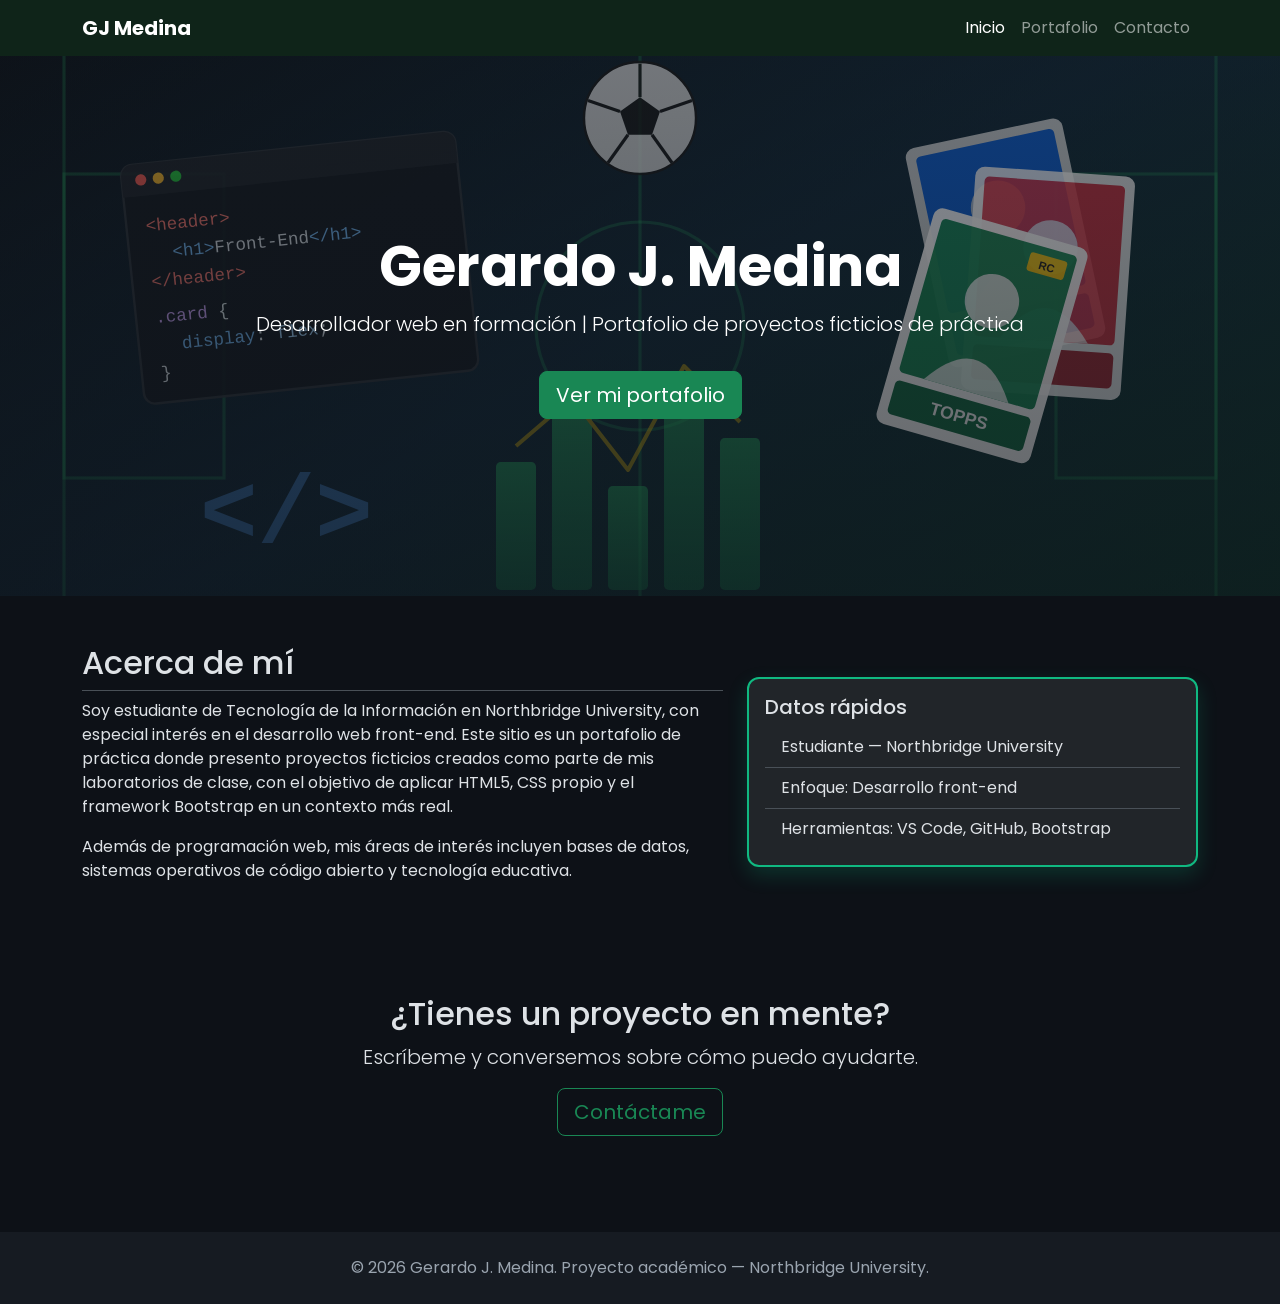
<file: index.html>
<!DOCTYPE html>
<!--
  Nombre: Gerardo J. Medina (GJ)
  Universidad: Northbridge University
  Curso: NCBTO - 2026-5CC - WADE 1000L - 3663ONL
  Numero de estudiante: 2507056253
  Laboratorio: Creación de una página web responsiva con CSS y Bootstrap
  Descripción: Sitio de portafolio personal de tres páginas interconectadas
               (Inicio, Portafolio, Contacto) más páginas de detalle de
               proyectos, construido con HTML5, CSS propio y Bootstrap.
-->
<html lang="es" data-bs-theme="dark">
<head>
    <meta charset="UTF-8">
    <meta name="viewport" content="width=device-width, initial-scale=1.0">
    <title>GJ Medina | Portafolio</title>

    <!-- BOOTSTRAP: framework CSS vía CDN -->
    <link href="https://cdn.jsdelivr.net/npm/bootstrap@5.3.3/dist/css/bootstrap.min.css" rel="stylesheet">

    <!-- Google Fonts para personalizar la tipografía -->
    <link rel="preconnect" href="https://fonts.googleapis.com">
    <link href="https://fonts.googleapis.com/css2?family=Poppins:wght@400;600;700&display=swap" rel="stylesheet">

    <!-- Mi propio CSS, cargado después de Bootstrap -->
    <link rel="stylesheet" href="style.css">
</head>
<body>

    <!--
      SEMÁNTICA HTML: <header> agrupa la barra de navegación y el bloque
      de bienvenida (hero) de la página.
    -->
    <header>
        <!--
          NAVBAR DE BOOTSTRAP: barra de navegación responsiva, con al
          menos tres enlaces (Inicio, Portafolio, Contacto) que llevan
          a las otras páginas del sitio. "navbar-expand-lg" hace que se
          colapse en un botón de hamburguesa en pantallas pequeñas.
        -->
        <nav class="navbar navbar-expand-lg navbar-dark sticky-top" id="menu-principal">
            <div class="container">
                <a class="navbar-brand fw-bold" href="index.html">GJ Medina</a>
                <button class="navbar-toggler" type="button" data-bs-toggle="collapse"
                        data-bs-target="#navbarMenu" aria-controls="navbarMenu"
                        aria-expanded="false" aria-label="Abrir menú">
                    <span class="navbar-toggler-icon"></span>
                </button>
                <div class="collapse navbar-collapse" id="navbarMenu">
                    <ul class="navbar-nav ms-auto mb-2 mb-lg-0">
                        <li class="nav-item"><a class="nav-link active" href="index.html">Inicio</a></li>
                        <li class="nav-item"><a class="nav-link" href="portafolio.html">Portafolio</a></li>
                        <li class="nav-item"><a class="nav-link" href="contacto.html">Contacto</a></li>
                    </ul>
                </div>
            </div>
        </nav>

        <!--
          ENCABEZADO CON IMAGEN DE FONDO: id="encabezado-hero" permite que
          mi CSS le aplique una imagen de fondo (background-image) a este
          bloque, además de un degradado oscuro encima para que el texto
          blanco se lea bien.
        -->
        <div id="encabezado-hero" class="d-flex align-items-center text-center text-white">
            <div class="container">
                <h1 class="display-4 fw-bold">Gerardo J. Medina</h1>
                <p class="lead">Desarrollador web en formación | Portafolio de proyectos ficticios de práctica</p>
                <a href="portafolio.html" class="btn btn-success btn-lg mt-3">Ver mi portafolio</a>
            </div>
        </div>
    </header>

    <main class="container my-5">

        <!--
          SECCIÓN "ACERCA DE MÍ": información (parcialmente ficticia,
          con fines de práctica) sobre el propietario del sitio.
        -->
        <section id="acerca-de-mi" class="mb-5">
            <div class="row align-items-center g-4">
                <div class="col-md-7">
                    <h2 class="border-bottom pb-2">Acerca de mí</h2>
                    <p>
                        Soy estudiante de Tecnología de la Información en Northbridge University,
                        con especial interés en el desarrollo web front-end. Este sitio es un
                        portafolio de práctica donde presento proyectos ficticios creados como
                        parte de mis laboratorios de clase, con el objetivo de aplicar HTML5,
                        CSS propio y el framework Bootstrap en un contexto más real.
                    </p>
                    <p>
                        Además de programación web, mis áreas de interés incluyen bases de datos,
                        sistemas operativos de código abierto y tecnología educativa.
                    </p>
                </div>
                <div class="col-md-5">
                    <!--
                      SELECTOR DE CLASE propio: "tarjeta-perfil" (ver
                      style.css) le da a esta tarjeta un modelo de caja
                      distinto al de una tarjeta de Bootstrap normal.
                    -->
                    <div class="card tarjeta-perfil">
                        <div class="card-body">
                            <h3 class="h5">Datos rápidos</h3>
                            <ul class="list-group list-group-flush">
                                <li class="list-group-item">Estudiante — Northbridge University</li>
                                <li class="list-group-item">Enfoque: Desarrollo front-end</li>
                                <li class="list-group-item">Herramientas: VS Code, GitHub, Bootstrap</li>
                            </ul>
                        </div>
                    </div>
                </div>
            </div>
        </section>

        <!--
          LLAMADO A LA ACCIÓN: botón que dirige a la página de contacto.
        -->
        <section id="llamado-accion" class="text-center py-5">
            <h2>¿Tienes un proyecto en mente?</h2>
            <p class="lead">Escríbeme y conversemos sobre cómo puedo ayudarte.</p>
            <a href="contacto.html" class="btn btn-outline-success btn-lg">Contáctame</a>
        </section>

    </main>

    <!-- SEMÁNTICA HTML: <footer> con información de pie de página -->
    <footer class="text-center py-4" id="pie-pagina">
        <p class="mb-0">&copy; 2026 Gerardo J. Medina. Proyecto académico — Northbridge University.</p>
    </footer>

    <!-- BOOTSTRAP: JavaScript necesario para el menú de hamburguesa -->
    <script src="https://cdn.jsdelivr.net/npm/bootstrap@5.3.3/dist/js/bootstrap.bundle.min.js"></script>
</body>
</html>
</file>
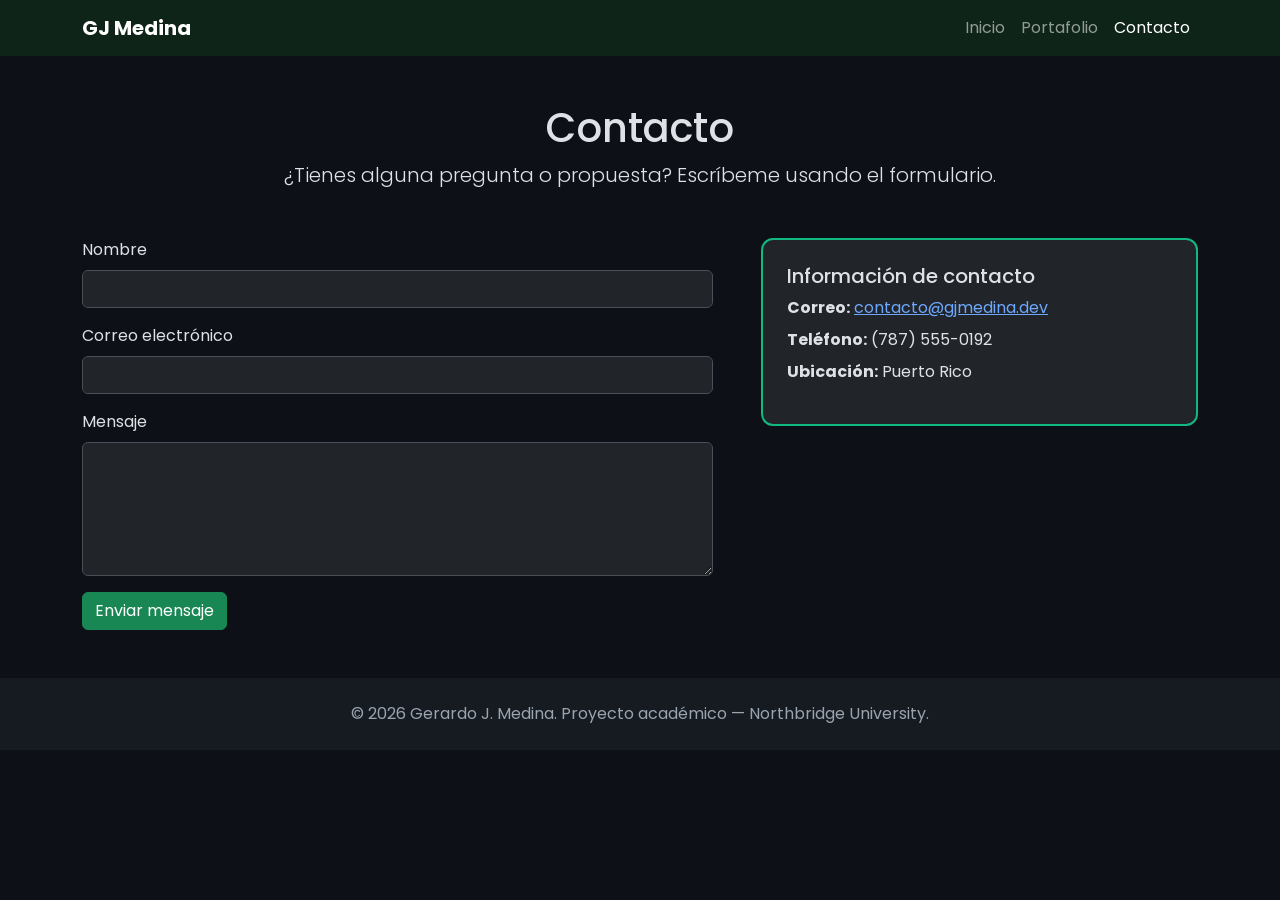
<file: contacto.html>
<!DOCTYPE html>
<!--
  Página: Contacto — formulario ficticio con validación de Bootstrap
  (clase "needs-validation" + atributo "novalidate" + script de
  validación) e información de contacto adicional.
-->
<html lang="es" data-bs-theme="dark">
<head>
    <meta charset="UTF-8">
    <meta name="viewport" content="width=device-width, initial-scale=1.0">
    <title>Contacto | GJ Medina</title>
    <link href="https://cdn.jsdelivr.net/npm/bootstrap@5.3.3/dist/css/bootstrap.min.css" rel="stylesheet">
    <link rel="preconnect" href="https://fonts.googleapis.com">
    <link href="https://fonts.googleapis.com/css2?family=Poppins:wght@400;600;700&display=swap" rel="stylesheet">
    <link rel="stylesheet" href="style.css">
</head>
<body>

    <header>
        <nav class="navbar navbar-expand-lg navbar-dark sticky-top" id="menu-principal">
            <div class="container">
                <a class="navbar-brand fw-bold" href="index.html">GJ Medina</a>
                <button class="navbar-toggler" type="button" data-bs-toggle="collapse"
                        data-bs-target="#navbarMenu" aria-controls="navbarMenu"
                        aria-expanded="false" aria-label="Abrir menú">
                    <span class="navbar-toggler-icon"></span>
                </button>
                <div class="collapse navbar-collapse" id="navbarMenu">
                    <ul class="navbar-nav ms-auto mb-2 mb-lg-0">
                        <li class="nav-item"><a class="nav-link" href="index.html">Inicio</a></li>
                        <li class="nav-item"><a class="nav-link" href="portafolio.html">Portafolio</a></li>
                        <li class="nav-item"><a class="nav-link active" href="contacto.html">Contacto</a></li>
                    </ul>
                </div>
            </div>
        </nav>
    </header>

    <main class="container my-5">
        <section id="titulo-contacto" class="text-center mb-5">
            <h1>Contacto</h1>
            <p class="lead">¿Tienes alguna pregunta o propuesta? Escríbeme usando el formulario.</p>
        </section>

        <div class="row g-5">
            <!--
              FORMULARIO CON VALIDACIÓN DE BOOTSTRAP: la clase
              "needs-validation" junto con el atributo "novalidate" y el
              script al final de la página activan los estilos de
              validación propios de Bootstrap (bordes verdes/rojos y
              mensajes de "invalid-feedback") en vez de los mensajes
              nativos del navegador.
            -->
            <div class="col-md-7">
                <form class="needs-validation" novalidate id="formulario-contacto">
                    <div class="mb-3">
                        <label for="nombre" class="form-label">Nombre</label>
                        <input type="text" class="form-control" id="nombre" required>
                        <div class="invalid-feedback">Por favor escribe tu nombre.</div>
                    </div>

                    <div class="mb-3">
                        <label for="correo" class="form-label">Correo electrónico</label>
                        <input type="email" class="form-control" id="correo" required>
                        <div class="invalid-feedback">Por favor escribe un correo electrónico válido.</div>
                    </div>

                    <div class="mb-3">
                        <label for="mensaje" class="form-label">Mensaje</label>
                        <textarea class="form-control" id="mensaje" rows="5" required></textarea>
                        <div class="invalid-feedback">Por favor escribe un mensaje.</div>
                    </div>

                    <button class="btn btn-success" type="submit">Enviar mensaje</button>
                </form>
            </div>

            <!--
              INFORMACIÓN DE CONTACTO ADICIONAL: correo y teléfono
              ficticios, dentro de una tarjeta propia (box model
              personalizado, ver .tarjeta-contacto en style.css).
            -->
            <div class="col-md-5">
                <div class="card tarjeta-contacto">
                    <div class="card-body">
                        <h2 class="h5">Información de contacto</h2>
                        <ul class="list-unstyled">
                            <li class="mb-2">
                                <strong>Correo:</strong>
                                <a href="mailto:contacto@gjmedina.dev">contacto@gjmedina.dev</a>
                            </li>
                            <li class="mb-2">
                                <strong>Teléfono:</strong> (787) 555-0192
                            </li>
                            <li>
                                <strong>Ubicación:</strong> Puerto Rico
                            </li>
                        </ul>
                    </div>
                </div>
            </div>
        </div>
    </main>

    <footer class="text-center py-4" id="pie-pagina">
        <p class="mb-0">&copy; 2026 Gerardo J. Medina. Proyecto académico — Northbridge University.</p>
    </footer>

    <script src="https://cdn.jsdelivr.net/npm/bootstrap@5.3.3/dist/js/bootstrap.bundle.min.js"></script>

    <!--
      Script de validación de Bootstrap: evita que el formulario se
      envíe de verdad (no hay servidor) y en su lugar solo aplica los
      estilos de validación de Bootstrap a los campos.
    -->
    <script>
        (() => {
            'use strict';
            const forms = document.querySelectorAll('.needs-validation');
            Array.from(forms).forEach((form) => {
                form.addEventListener('submit', (event) => {
                    event.preventDefault();
                    event.stopPropagation();
                    form.classList.add('was-validated');
                }, false);
            });
        })();
    </script>
</body>
</html>
</file>
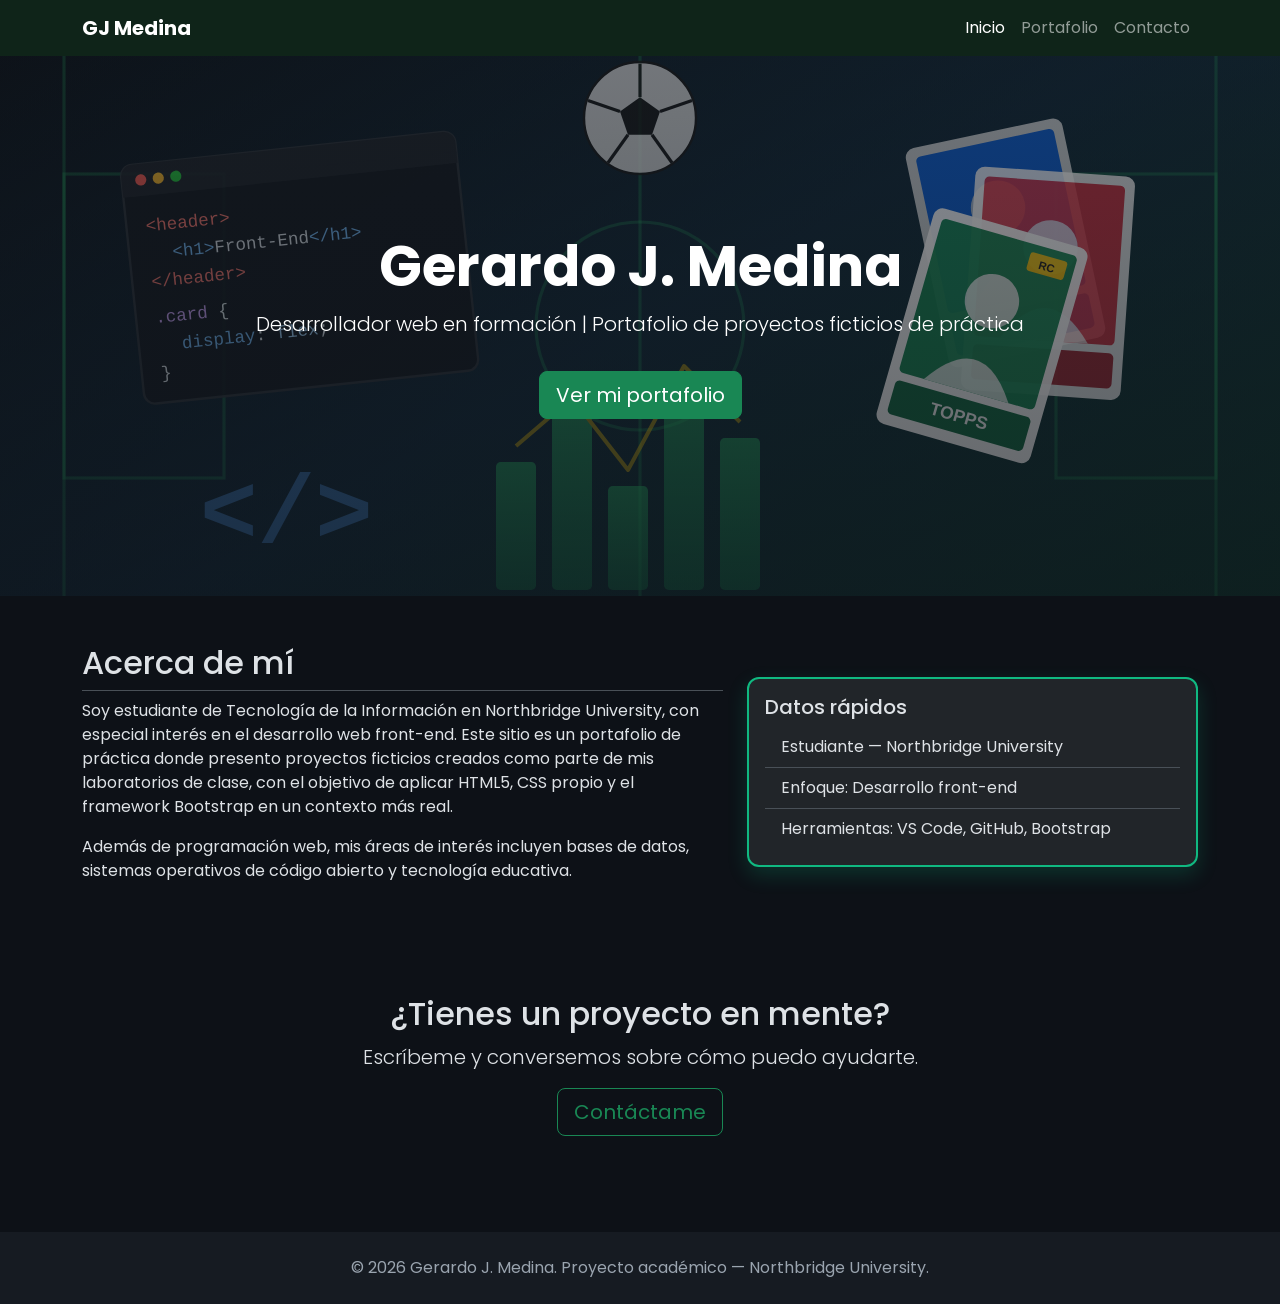
<file: index .html>
<!DOCTYPE html>
<!--
  Nombre: Gerardo J. Medina (GJ)
  Universidad: Northbridge University
  Curso: NCBTO - 2026-5CC - WADE 1000L - 3663ONL
  Numero de estudiante: 2507056253
  Laboratorio: Creación de una página web responsiva con CSS y Bootstrap
  Descripción: Sitio de portafolio personal de tres páginas interconectadas
               (Inicio, Portafolio, Contacto) más páginas de detalle de
               proyectos, construido con HTML5, CSS propio y Bootstrap.
-->
<html lang="es" data-bs-theme="dark">
<head>
    <meta charset="UTF-8">
    <meta name="viewport" content="width=device-width, initial-scale=1.0">
    <title>GJ Medina | Portafolio</title>

    <!-- BOOTSTRAP: framework CSS vía CDN -->
    <link href="https://cdn.jsdelivr.net/npm/bootstrap@5.3.3/dist/css/bootstrap.min.css" rel="stylesheet">

    <!-- Google Fonts para personalizar la tipografía -->
    <link rel="preconnect" href="https://fonts.googleapis.com">
    <link href="https://fonts.googleapis.com/css2?family=Poppins:wght@400;600;700&display=swap" rel="stylesheet">

    <!-- Mi propio CSS, cargado después de Bootstrap -->
    <link rel="stylesheet" href="style.css">
</head>
<body>

    <!--
      SEMÁNTICA HTML: <header> agrupa la barra de navegación y el bloque
      de bienvenida (hero) de la página.
    -->
    <header>
        <!--
          NAVBAR DE BOOTSTRAP: barra de navegación responsiva, con al
          menos tres enlaces (Inicio, Portafolio, Contacto) que llevan
          a las otras páginas del sitio. "navbar-expand-lg" hace que se
          colapse en un botón de hamburguesa en pantallas pequeñas.
        -->
        <nav class="navbar navbar-expand-lg navbar-dark sticky-top" id="menu-principal">
            <div class="container">
                <a class="navbar-brand fw-bold" href="index.html">GJ Medina</a>
                <button class="navbar-toggler" type="button" data-bs-toggle="collapse"
                        data-bs-target="#navbarMenu" aria-controls="navbarMenu"
                        aria-expanded="false" aria-label="Abrir menú">
                    <span class="navbar-toggler-icon"></span>
                </button>
                <div class="collapse navbar-collapse" id="navbarMenu">
                    <ul class="navbar-nav ms-auto mb-2 mb-lg-0">
                        <li class="nav-item"><a class="nav-link active" href="index.html">Inicio</a></li>
                        <li class="nav-item"><a class="nav-link" href="portafolio.html">Portafolio</a></li>
                        <li class="nav-item"><a class="nav-link" href="contacto.html">Contacto</a></li>
                    </ul>
                </div>
            </div>
        </nav>

        <!--
          ENCABEZADO CON IMAGEN DE FONDO: id="encabezado-hero" permite que
          mi CSS le aplique una imagen de fondo (background-image) a este
          bloque, además de un degradado oscuro encima para que el texto
          blanco se lea bien.
        -->
        <div id="encabezado-hero" class="d-flex align-items-center text-center text-white">
            <div class="container">
                <h1 class="display-4 fw-bold">Gerardo J. Medina</h1>
                <p class="lead">Desarrollador web en formación | Portafolio de proyectos ficticios de práctica</p>
                <a href="portafolio.html" class="btn btn-success btn-lg mt-3">Ver mi portafolio</a>
            </div>
        </div>
    </header>

    <main class="container my-5">

        <!--
          SECCIÓN "ACERCA DE MÍ": información (parcialmente ficticia,
          con fines de práctica) sobre el propietario del sitio.
        -->
        <section id="acerca-de-mi" class="mb-5">
            <div class="row align-items-center g-4">
                <div class="col-md-7">
                    <h2 class="border-bottom pb-2">Acerca de mí</h2>
                    <p>
                        Soy estudiante de Tecnología de la Información en Northbridge University,
                        con especial interés en el desarrollo web front-end. Este sitio es un
                        portafolio de práctica donde presento proyectos ficticios creados como
                        parte de mis laboratorios de clase, con el objetivo de aplicar HTML5,
                        CSS propio y el framework Bootstrap en un contexto más real.
                    </p>
                    <p>
                        Además de programación web, mis áreas de interés incluyen bases de datos,
                        sistemas operativos de código abierto y tecnología educativa.
                    </p>
                </div>
                <div class="col-md-5">
                    <!--
                      SELECTOR DE CLASE propio: "tarjeta-perfil" (ver
                      style.css) le da a esta tarjeta un modelo de caja
                      distinto al de una tarjeta de Bootstrap normal.
                    -->
                    <div class="card tarjeta-perfil">
                        <div class="card-body">
                            <h3 class="h5">Datos rápidos</h3>
                            <ul class="list-group list-group-flush">
                                <li class="list-group-item">Estudiante — Northbridge University</li>
                                <li class="list-group-item">Enfoque: Desarrollo front-end</li>
                                <li class="list-group-item">Herramientas: VS Code, GitHub, Bootstrap</li>
                            </ul>
                        </div>
                    </div>
                </div>
            </div>
        </section>

        <!--
          LLAMADO A LA ACCIÓN: botón que dirige a la página de contacto.
        -->
        <section id="llamado-accion" class="text-center py-5">
            <h2>¿Tienes un proyecto en mente?</h2>
            <p class="lead">Escríbeme y conversemos sobre cómo puedo ayudarte.</p>
            <a href="contacto.html" class="btn btn-outline-success btn-lg">Contáctame</a>
        </section>

    </main>

    <!-- SEMÁNTICA HTML: <footer> con información de pie de página -->
    <footer class="text-center py-4" id="pie-pagina">
        <p class="mb-0">&copy; 2026 Gerardo J. Medina. Proyecto académico — Northbridge University.</p>
    </footer>

    <!-- BOOTSTRAP: JavaScript necesario para el menú de hamburguesa -->
    <script src="https://cdn.jsdelivr.net/npm/bootstrap@5.3.3/dist/js/bootstrap.bundle.min.js"></script>
</body>
</html>
</file>
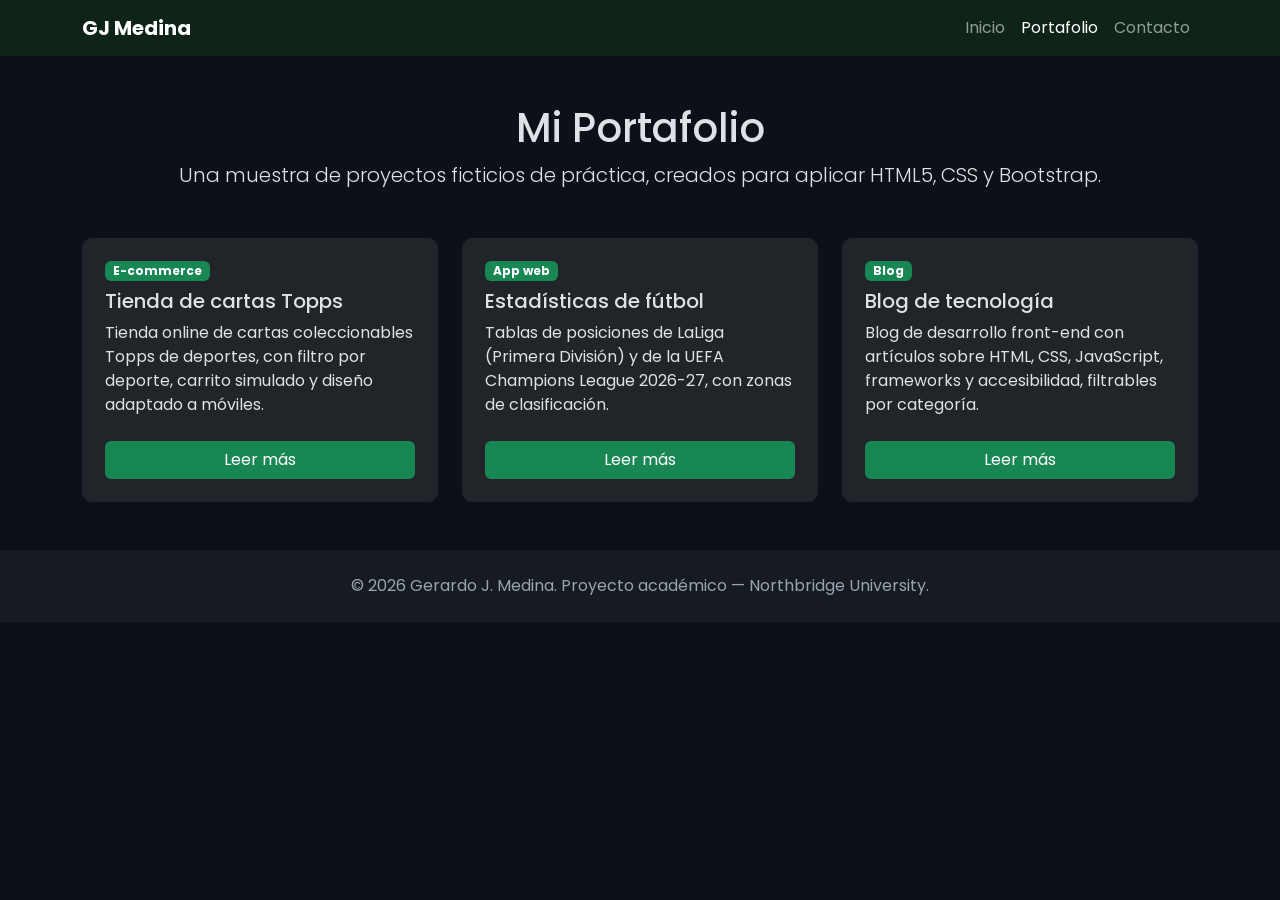
<file: portafolio.html>
<!DOCTYPE html>
<!--
  Nombre: Gerardo J. Medina (GJ)
  Página: Portafolio — muestra proyectos ficticios usando tarjetas
          (cards) de Bootstrap, cada una con un botón "Leer más" que
          lleva a una página de detalle independiente.
-->
<html lang="es" data-bs-theme="dark">
<head>
    <meta charset="UTF-8">
    <meta name="viewport" content="width=device-width, initial-scale=1.0">
    <title>Portafolio | GJ Medina</title>
    <link href="https://cdn.jsdelivr.net/npm/bootstrap@5.3.3/dist/css/bootstrap.min.css" rel="stylesheet">
    <link rel="preconnect" href="https://fonts.googleapis.com">
    <link href="https://fonts.googleapis.com/css2?family=Poppins:wght@400;600;700&display=swap" rel="stylesheet">
    <link rel="stylesheet" href="style.css">
</head>
<body>

    <header>
        <nav class="navbar navbar-expand-lg navbar-dark sticky-top" id="menu-principal">
            <div class="container">
                <a class="navbar-brand fw-bold" href="index.html">GJ Medina</a>
                <button class="navbar-toggler" type="button" data-bs-toggle="collapse"
                        data-bs-target="#navbarMenu" aria-controls="navbarMenu"
                        aria-expanded="false" aria-label="Abrir menú">
                    <span class="navbar-toggler-icon"></span>
                </button>
                <div class="collapse navbar-collapse" id="navbarMenu">
                    <ul class="navbar-nav ms-auto mb-2 mb-lg-0">
                        <li class="nav-item"><a class="nav-link" href="index.html">Inicio</a></li>
                        <li class="nav-item"><a class="nav-link active" href="portafolio.html">Portafolio</a></li>
                        <li class="nav-item"><a class="nav-link" href="contacto.html">Contacto</a></li>
                    </ul>
                </div>
            </div>
        </nav>
    </header>

    <main class="container my-5">
        <section id="titulo-portafolio" class="text-center mb-5">
            <h1>Mi Portafolio</h1>
            <p class="lead">Una muestra de proyectos ficticios de práctica, creados para aplicar HTML5, CSS y Bootstrap.</p>
        </section>

        <!--
          GRID + CARDS DE BOOTSTRAP: cada "col-md-4" ocupa un tercio del
          ancho en pantallas grandes; en celulares se apilan una debajo
          de otra automáticamente (diseño responsivo).
        -->
        <section id="lista-proyectos" class="row g-4">

            <div class="col-md-4">
                <article class="card h-100 tarjeta-proyecto">
                    <div class="card-body d-flex flex-column">
                        <span class="badge text-bg-success mb-2 align-self-start">E-commerce</span>
                        <h2 class="card-title h5">Tienda de cartas Topps</h2>
                        <p class="card-text flex-grow-1">
                            Tienda online de cartas coleccionables Topps de deportes, con filtro
                            por deporte, carrito simulado y diseño adaptado a móviles.
                        </p>
                        <a href="proyecto1.html" class="btn btn-success mt-2">Leer más</a>
                    </div>
                </article>
            </div>

            <div class="col-md-4">
                <article class="card h-100 tarjeta-proyecto">
                    <div class="card-body d-flex flex-column">
                        <span class="badge text-bg-success mb-2 align-self-start">App web</span>
                        <h2 class="card-title h5">Estadísticas de fútbol</h2>
                        <p class="card-text flex-grow-1">
                            Tablas de posiciones de LaLiga (Primera División) y de la
                            UEFA Champions League 2026-27, con zonas de clasificación.
                        </p>
                        <a href="proyecto2.html" class="btn btn-success mt-2">Leer más</a>
                    </div>
                </article>
            </div>

            <div class="col-md-4">
                <article class="card h-100 tarjeta-proyecto">
                    <div class="card-body d-flex flex-column">
                        <span class="badge text-bg-success mb-2 align-self-start">Blog</span>
                        <h2 class="card-title h5">Blog de tecnología</h2>
                        <p class="card-text flex-grow-1">
                            Blog de desarrollo front-end con artículos sobre HTML, CSS,
                            JavaScript, frameworks y accesibilidad, filtrables por categoría.
                        </p>
                        <a href="proyecto3.html" class="btn btn-success mt-2">Leer más</a>
                    </div>
                </article>
            </div>

        </section>
    </main>

    <footer class="text-center py-4" id="pie-pagina">
        <p class="mb-0">&copy; 2026 Gerardo J. Medina. Proyecto académico — Northbridge University.</p>
    </footer>

    <script src="https://cdn.jsdelivr.net/npm/bootstrap@5.3.3/dist/js/bootstrap.bundle.min.js"></script>
</body>
</html>
</file>
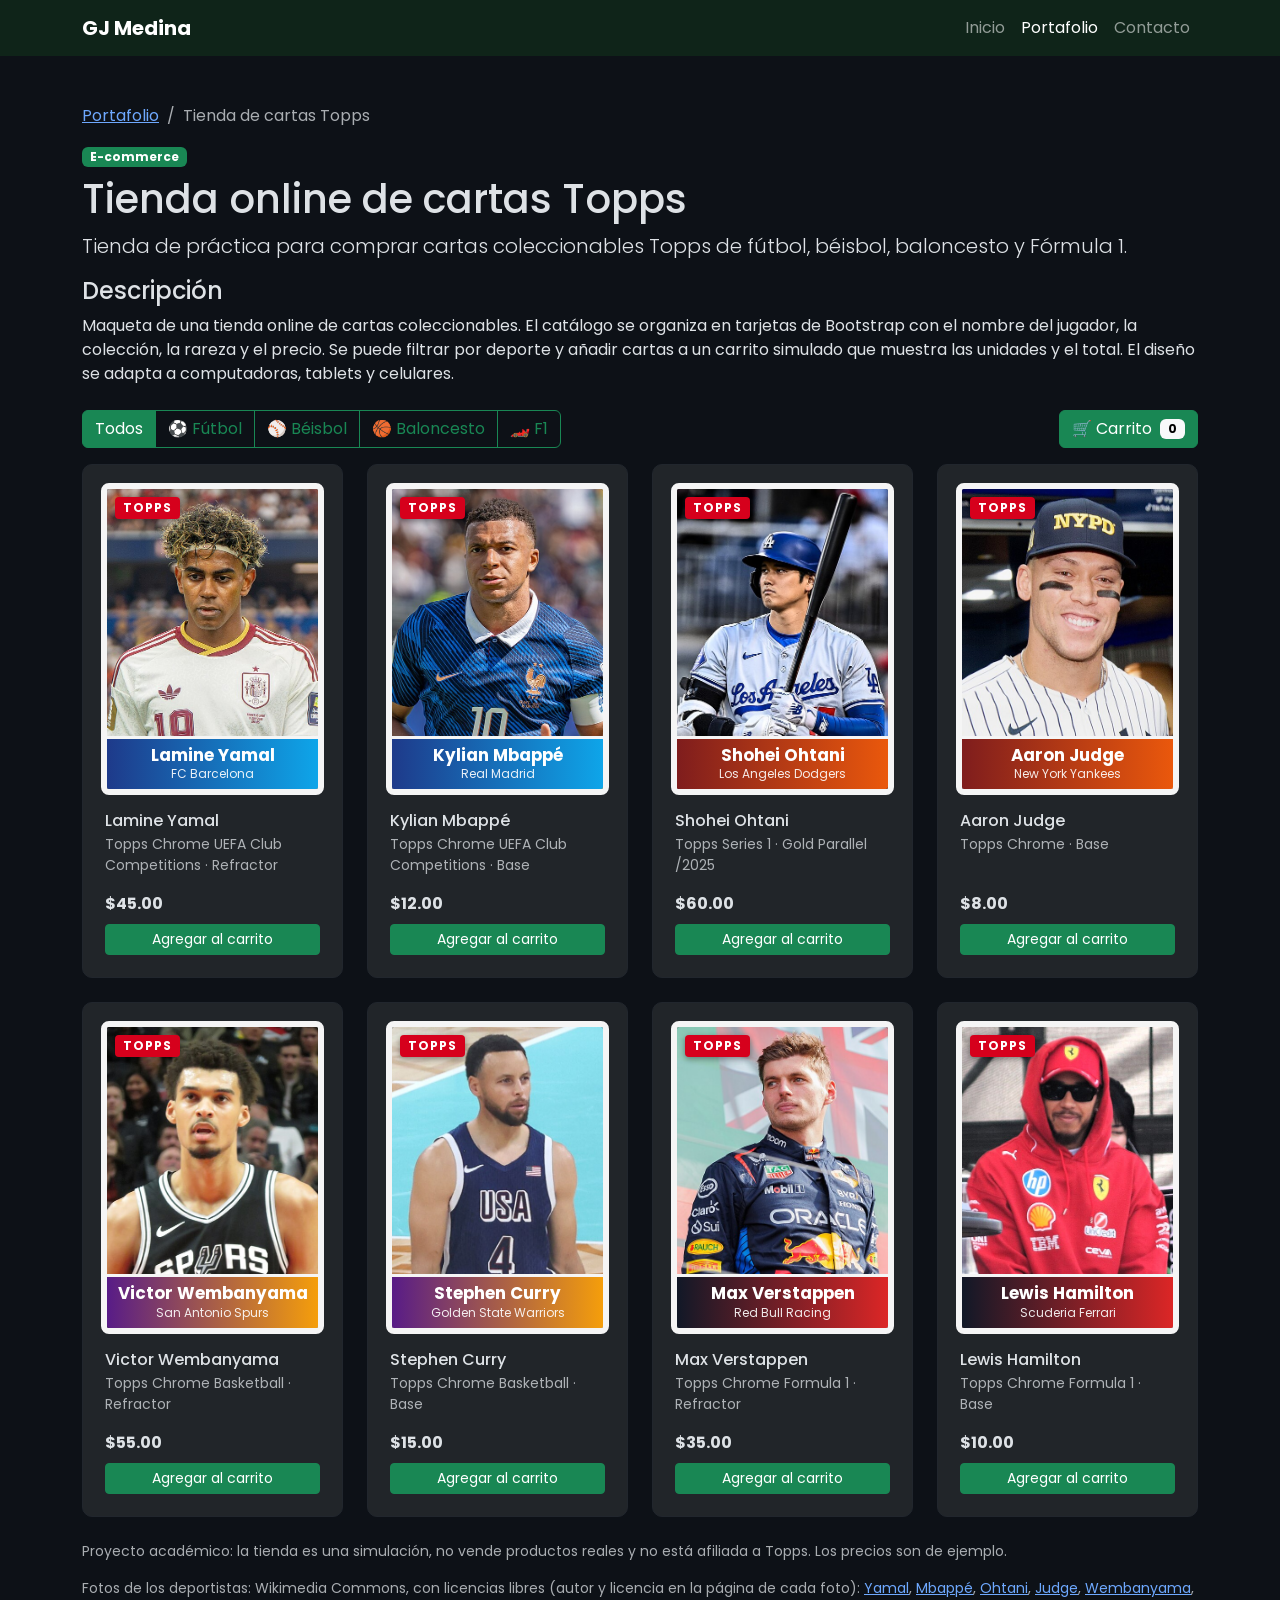
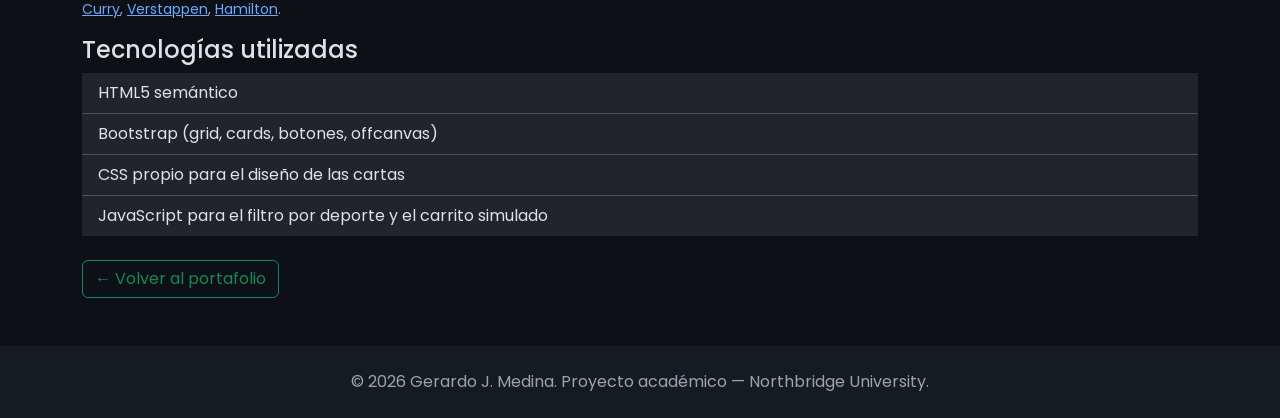
<file: proyecto1.html>
<!DOCTYPE html>
<!-- Página de detalle del proyecto 1: Tienda online de cartas Topps de deportes -->
<html lang="es" data-bs-theme="dark">
<head>
    <meta charset="UTF-8">
    <meta name="viewport" content="width=device-width, initial-scale=1.0">
    <title>Tienda de cartas Topps | GJ Medina</title>
    <link href="https://cdn.jsdelivr.net/npm/bootstrap@5.3.3/dist/css/bootstrap.min.css" rel="stylesheet">
    <link rel="preconnect" href="https://fonts.googleapis.com">
    <link href="https://fonts.googleapis.com/css2?family=Poppins:wght@400;600;700&display=swap" rel="stylesheet">
    <link rel="stylesheet" href="style.css">
</head>
<body>
    <header>
        <nav class="navbar navbar-expand-lg navbar-dark sticky-top" id="menu-principal">
            <div class="container">
                <a class="navbar-brand fw-bold" href="index.html">GJ Medina</a>
                <button class="navbar-toggler" type="button" data-bs-toggle="collapse"
                        data-bs-target="#navbarMenu" aria-controls="navbarMenu"
                        aria-expanded="false" aria-label="Abrir menú">
                    <span class="navbar-toggler-icon"></span>
                </button>
                <div class="collapse navbar-collapse" id="navbarMenu">
                    <ul class="navbar-nav ms-auto mb-2 mb-lg-0">
                        <li class="nav-item"><a class="nav-link" href="index.html">Inicio</a></li>
                        <li class="nav-item"><a class="nav-link active" href="portafolio.html">Portafolio</a></li>
                        <li class="nav-item"><a class="nav-link" href="contacto.html">Contacto</a></li>
                    </ul>
                </div>
            </div>
        </nav>
    </header>

    <main class="container my-5">
        <!-- SEMÁNTICA HTML: <article> porque es contenido independiente y completo por sí solo -->
        <article>
            <nav aria-label="breadcrumb">
                <ol class="breadcrumb">
                    <li class="breadcrumb-item"><a href="portafolio.html">Portafolio</a></li>
                    <li class="breadcrumb-item active" aria-current="page">Tienda de cartas Topps</li>
                </ol>
            </nav>

            <span class="badge text-bg-success mb-2">E-commerce</span>
            <h1>Tienda online de cartas Topps</h1>
            <p class="lead">Tienda de práctica para comprar cartas coleccionables Topps de fútbol, béisbol, baloncesto y Fórmula 1.</p>

            <h2 class="h4">Descripción</h2>
            <p>
                Maqueta de una tienda online de cartas coleccionables. El catálogo se organiza
                en tarjetas de Bootstrap con el nombre del jugador, la colección, la rareza y el
                precio. Se puede filtrar por deporte y añadir cartas a un carrito simulado que
                muestra las unidades y el total. El diseño se adapta a computadoras, tablets y celulares.
            </p>

            <!-- Barra de la tienda: filtros por deporte y botón del carrito -->
            <section class="d-flex flex-wrap align-items-center justify-content-between gap-2 mt-4 mb-3" aria-label="Filtros de la tienda">
                <div class="btn-group flex-wrap" role="group" aria-label="Filtrar por deporte" id="filtros">
                    <button type="button" class="btn btn-outline-success active" data-deporte="todos">Todos</button>
                    <button type="button" class="btn btn-outline-success" data-deporte="futbol">⚽ Fútbol</button>
                    <button type="button" class="btn btn-outline-success" data-deporte="beisbol">⚾ Béisbol</button>
                    <button type="button" class="btn btn-outline-success" data-deporte="baloncesto">🏀 Baloncesto</button>
                    <button type="button" class="btn btn-outline-success" data-deporte="f1">🏎️ F1</button>
                </div>
                <button class="btn btn-success" type="button" data-bs-toggle="offcanvas" data-bs-target="#carrito" aria-controls="carrito">
                    🛒 Carrito <span class="badge text-bg-light ms-1" id="contador-carrito">0</span>
                </button>
            </section>

            <!-- Catálogo de cartas: cada columna lleva el deporte en data-deporte para el filtro -->
            <section class="row row-cols-1 row-cols-sm-2 row-cols-lg-4 g-4 mb-4" id="catalogo" aria-label="Catálogo de cartas">
                <div class="col" data-deporte="futbol">
                    <div class="card h-100 tarjeta-proyecto">
                        <div class="carta-topps carta-futbol"><span class="marca">TOPPS</span><img src="imagenes/cartas/yamal.jpg" alt="Foto de Lamine Yamal"><span class="franja"><span class="jugador">Lamine Yamal</span><span class="equipo">FC Barcelona</span></span></div>
                        <div class="card-body d-flex flex-column">
                            <h3 class="card-title h6 mb-1">Lamine Yamal</h3>
                            <p class="card-text small text-body-secondary flex-grow-1">Topps Chrome UEFA Club Competitions · Refractor</p>
                            <p class="fw-bold mb-2">$45.00</p>
                            <button class="btn btn-success btn-sm btn-agregar" data-nombre="Lamine Yamal – Topps Chrome UCC" data-precio="45">Agregar al carrito</button>
                        </div>
                    </div>
                </div>

                <div class="col" data-deporte="futbol">
                    <div class="card h-100 tarjeta-proyecto">
                        <div class="carta-topps carta-futbol"><span class="marca">TOPPS</span><img src="imagenes/cartas/mbappe.jpg" alt="Foto de Kylian Mbappé"><span class="franja"><span class="jugador">Kylian Mbappé</span><span class="equipo">Real Madrid</span></span></div>
                        <div class="card-body d-flex flex-column">
                            <h3 class="card-title h6 mb-1">Kylian Mbappé</h3>
                            <p class="card-text small text-body-secondary flex-grow-1">Topps Chrome UEFA Club Competitions · Base</p>
                            <p class="fw-bold mb-2">$12.00</p>
                            <button class="btn btn-success btn-sm btn-agregar" data-nombre="Kylian Mbappé – Topps Chrome UCC" data-precio="12">Agregar al carrito</button>
                        </div>
                    </div>
                </div>

                <div class="col" data-deporte="beisbol">
                    <div class="card h-100 tarjeta-proyecto">
                        <div class="carta-topps carta-beisbol"><span class="marca">TOPPS</span><img src="imagenes/cartas/ohtani.jpg" alt="Foto de Shohei Ohtani"><span class="franja"><span class="jugador">Shohei Ohtani</span><span class="equipo">Los Angeles Dodgers</span></span></div>
                        <div class="card-body d-flex flex-column">
                            <h3 class="card-title h6 mb-1">Shohei Ohtani</h3>
                            <p class="card-text small text-body-secondary flex-grow-1">Topps Series 1 · Gold Parallel /2025</p>
                            <p class="fw-bold mb-2">$60.00</p>
                            <button class="btn btn-success btn-sm btn-agregar" data-nombre="Shohei Ohtani – Topps Series 1 Gold" data-precio="60">Agregar al carrito</button>
                        </div>
                    </div>
                </div>

                <div class="col" data-deporte="beisbol">
                    <div class="card h-100 tarjeta-proyecto">
                        <div class="carta-topps carta-beisbol"><span class="marca">TOPPS</span><img src="imagenes/cartas/judge.jpg" alt="Foto de Aaron Judge"><span class="franja"><span class="jugador">Aaron Judge</span><span class="equipo">New York Yankees</span></span></div>
                        <div class="card-body d-flex flex-column">
                            <h3 class="card-title h6 mb-1">Aaron Judge</h3>
                            <p class="card-text small text-body-secondary flex-grow-1">Topps Chrome · Base</p>
                            <p class="fw-bold mb-2">$8.00</p>
                            <button class="btn btn-success btn-sm btn-agregar" data-nombre="Aaron Judge – Topps Chrome" data-precio="8">Agregar al carrito</button>
                        </div>
                    </div>
                </div>

                <div class="col" data-deporte="baloncesto">
                    <div class="card h-100 tarjeta-proyecto">
                        <div class="carta-topps carta-baloncesto"><span class="marca">TOPPS</span><img src="imagenes/cartas/wembanyama.jpg" alt="Foto de Victor Wembanyama"><span class="franja"><span class="jugador">Victor Wembanyama</span><span class="equipo">San Antonio Spurs</span></span></div>
                        <div class="card-body d-flex flex-column">
                            <h3 class="card-title h6 mb-1">Victor Wembanyama</h3>
                            <p class="card-text small text-body-secondary flex-grow-1">Topps Chrome Basketball · Refractor</p>
                            <p class="fw-bold mb-2">$55.00</p>
                            <button class="btn btn-success btn-sm btn-agregar" data-nombre="Victor Wembanyama – Topps Chrome Refractor" data-precio="55">Agregar al carrito</button>
                        </div>
                    </div>
                </div>

                <div class="col" data-deporte="baloncesto">
                    <div class="card h-100 tarjeta-proyecto">
                        <div class="carta-topps carta-baloncesto"><span class="marca">TOPPS</span><img src="imagenes/cartas/curry.jpg" alt="Foto de Stephen Curry"><span class="franja"><span class="jugador">Stephen Curry</span><span class="equipo">Golden State Warriors</span></span></div>
                        <div class="card-body d-flex flex-column">
                            <h3 class="card-title h6 mb-1">Stephen Curry</h3>
                            <p class="card-text small text-body-secondary flex-grow-1">Topps Chrome Basketball · Base</p>
                            <p class="fw-bold mb-2">$15.00</p>
                            <button class="btn btn-success btn-sm btn-agregar" data-nombre="Stephen Curry – Topps Chrome" data-precio="15">Agregar al carrito</button>
                        </div>
                    </div>
                </div>

                <div class="col" data-deporte="f1">
                    <div class="card h-100 tarjeta-proyecto">
                        <div class="carta-topps carta-f1"><span class="marca">TOPPS</span><img src="imagenes/cartas/verstappen.jpg" alt="Foto de Max Verstappen"><span class="franja"><span class="jugador">Max Verstappen</span><span class="equipo">Red Bull Racing</span></span></div>
                        <div class="card-body d-flex flex-column">
                            <h3 class="card-title h6 mb-1">Max Verstappen</h3>
                            <p class="card-text small text-body-secondary flex-grow-1">Topps Chrome Formula 1 · Refractor</p>
                            <p class="fw-bold mb-2">$35.00</p>
                            <button class="btn btn-success btn-sm btn-agregar" data-nombre="Max Verstappen – Topps Chrome F1" data-precio="35">Agregar al carrito</button>
                        </div>
                    </div>
                </div>

                <div class="col" data-deporte="f1">
                    <div class="card h-100 tarjeta-proyecto">
                        <div class="carta-topps carta-f1"><span class="marca">TOPPS</span><img src="imagenes/cartas/hamilton.jpg" alt="Foto de Lewis Hamilton"><span class="franja"><span class="jugador">Lewis Hamilton</span><span class="equipo">Scuderia Ferrari</span></span></div>
                        <div class="card-body d-flex flex-column">
                            <h3 class="card-title h6 mb-1">Lewis Hamilton</h3>
                            <p class="card-text small text-body-secondary flex-grow-1">Topps Chrome Formula 1 · Base</p>
                            <p class="fw-bold mb-2">$10.00</p>
                            <button class="btn btn-success btn-sm btn-agregar" data-nombre="Lewis Hamilton – Topps Chrome F1" data-precio="10">Agregar al carrito</button>
                        </div>
                    </div>
                </div>
            </section>

            <p class="small text-body-secondary">
                Proyecto académico: la tienda es una simulación, no vende productos reales y no
                está afiliada a Topps. Los precios son de ejemplo.
            </p>
            <p class="small text-body-secondary">
                Fotos de los deportistas: Wikimedia Commons, con licencias libres
                (autor y licencia en la página de cada foto):
                <a href="https://commons.wikimedia.org/wiki/File:Lamine_Yamal_France_v_Spain_7.24.26-142.jpg">Yamal</a>,
                <a href="https://commons.wikimedia.org/wiki/File:Kylian_Mbappe_France_v_Senegal_16_June_2026-391_(cropped).jpg">Mbappé</a>,
                <a href="https://commons.wikimedia.org/wiki/File:Dodgers_at_Nationals_(53677192000)_(cropped).jpg">Ohtani</a>,
                <a href="https://commons.wikimedia.org/wiki/File:Aaron_Judge_posing_with_Donald_Trump_2025-09-11_(cropped).jpg">Judge</a>,
                <a href="https://commons.wikimedia.org/wiki/File:Victor_Wembanyama_San_Antonio_Spurs_2024.jpg">Wembanyama</a>,
                <a href="https://commons.wikimedia.org/wiki/File:Stephen_Curry,_Olympic_Games_2024_(cropped).jpg">Curry</a>,
                <a href="https://commons.wikimedia.org/wiki/File:2024-08-25_Motorsport,_Formel_1,_Gro%C3%9Fer_Preis_der_Niederlande_2024_STP_3973_by_Stepro_(medium_crop).jpg">Verstappen</a>,
                <a href="https://commons.wikimedia.org/wiki/File:2025_Japan_GP_-_Ferrari_-_Lewis_Hamilton_-_Fanzone_Stage_(cropped).jpg">Hamilton</a>.
            </p>

            <h2 class="h4">Tecnologías utilizadas</h2>
            <ul class="list-group list-group-flush mb-4">
                <li class="list-group-item">HTML5 semántico</li>
                <li class="list-group-item">Bootstrap (grid, cards, botones, offcanvas)</li>
                <li class="list-group-item">CSS propio para el diseño de las cartas</li>
                <li class="list-group-item">JavaScript para el filtro por deporte y el carrito simulado</li>
            </ul>

            <a href="portafolio.html" class="btn btn-outline-success">&larr; Volver al portafolio</a>
        </article>
    </main>

    <!-- Carrito simulado: panel lateral (offcanvas) de Bootstrap -->
    <aside class="offcanvas offcanvas-end" tabindex="-1" id="carrito" aria-labelledby="titulo-carrito">
        <div class="offcanvas-header">
            <h2 class="offcanvas-title h5" id="titulo-carrito">🛒 Tu carrito</h2>
            <button type="button" class="btn-close" data-bs-dismiss="offcanvas" aria-label="Cerrar"></button>
        </div>
        <div class="offcanvas-body d-flex flex-column">
            <p class="text-body-secondary" id="carrito-vacio">El carrito está vacío.</p>
            <ul class="list-group list-group-flush mb-3" id="lista-carrito"></ul>
            <p class="d-flex justify-content-between fw-bold border-top pt-3 mt-auto">
                <span>Total</span><span id="total-carrito">$0.00</span>
            </p>
            <button class="btn btn-outline-danger btn-sm mb-2" type="button" id="vaciar-carrito">Vaciar carrito</button>
            <button class="btn btn-success" type="button" id="pagar">Pagar (simulado)</button>
        </div>
    </aside>

    <footer class="text-center py-4" id="pie-pagina">
        <p class="mb-0">&copy; 2026 Gerardo J. Medina. Proyecto académico — Northbridge University.</p>
    </footer>

    <script src="https://cdn.jsdelivr.net/npm/bootstrap@5.3.3/dist/js/bootstrap.bundle.min.js"></script>
    <script>
        // ---------- Filtro por deporte ----------
        const botonesFiltro = document.querySelectorAll("#filtros button");
        const cartas = document.querySelectorAll("#catalogo .col");

        botonesFiltro.forEach(function (boton) {
            boton.addEventListener("click", function () {
                botonesFiltro.forEach(function (b) { b.classList.remove("active"); });
                boton.classList.add("active");

                const deporte = boton.dataset.deporte;
                cartas.forEach(function (carta) {
                    const visible = deporte === "todos" || carta.dataset.deporte === deporte;
                    carta.classList.toggle("d-none", !visible);
                });
            });
        });

        // ---------- Carrito simulado ----------
        // Cada entrada: { nombre, precio, cantidad }
        const carrito = [];

        function mostrarCarrito() {
            const lista = document.getElementById("lista-carrito");
            lista.innerHTML = "";
            let total = 0;
            let unidades = 0;

            carrito.forEach(function (item) {
                total += item.precio * item.cantidad;
                unidades += item.cantidad;

                const li = document.createElement("li");
                li.className = "list-group-item d-flex justify-content-between px-0";
                li.innerHTML = "<span>" + item.nombre + " <small class='text-body-secondary'>× " + item.cantidad + "</small></span>" +
                               "<span>$" + (item.precio * item.cantidad).toFixed(2) + "</span>";
                lista.appendChild(li);
            });

            document.getElementById("contador-carrito").textContent = unidades;
            document.getElementById("total-carrito").textContent = "$" + total.toFixed(2);
            document.getElementById("carrito-vacio").classList.toggle("d-none", carrito.length > 0);
        }

        document.querySelectorAll(".btn-agregar").forEach(function (boton) {
            boton.addEventListener("click", function () {
                const nombre = boton.dataset.nombre;
                const existente = carrito.find(function (item) { return item.nombre === nombre; });

                if (existente) {
                    existente.cantidad++;
                } else {
                    carrito.push({ nombre: nombre, precio: Number(boton.dataset.precio), cantidad: 1 });
                }
                mostrarCarrito();
            });
        });

        document.getElementById("vaciar-carrito").addEventListener("click", function () {
            carrito.length = 0;
            mostrarCarrito();
        });

        document.getElementById("pagar").addEventListener("click", function () {
            if (carrito.length === 0) {
                alert("Agrega alguna carta antes de pagar.");
                return;
            }
            alert("¡Gracias por tu compra! (Esta es una tienda simulada.)");
            carrito.length = 0;
            mostrarCarrito();
        });
    </script>
</body>
</html>
</file>
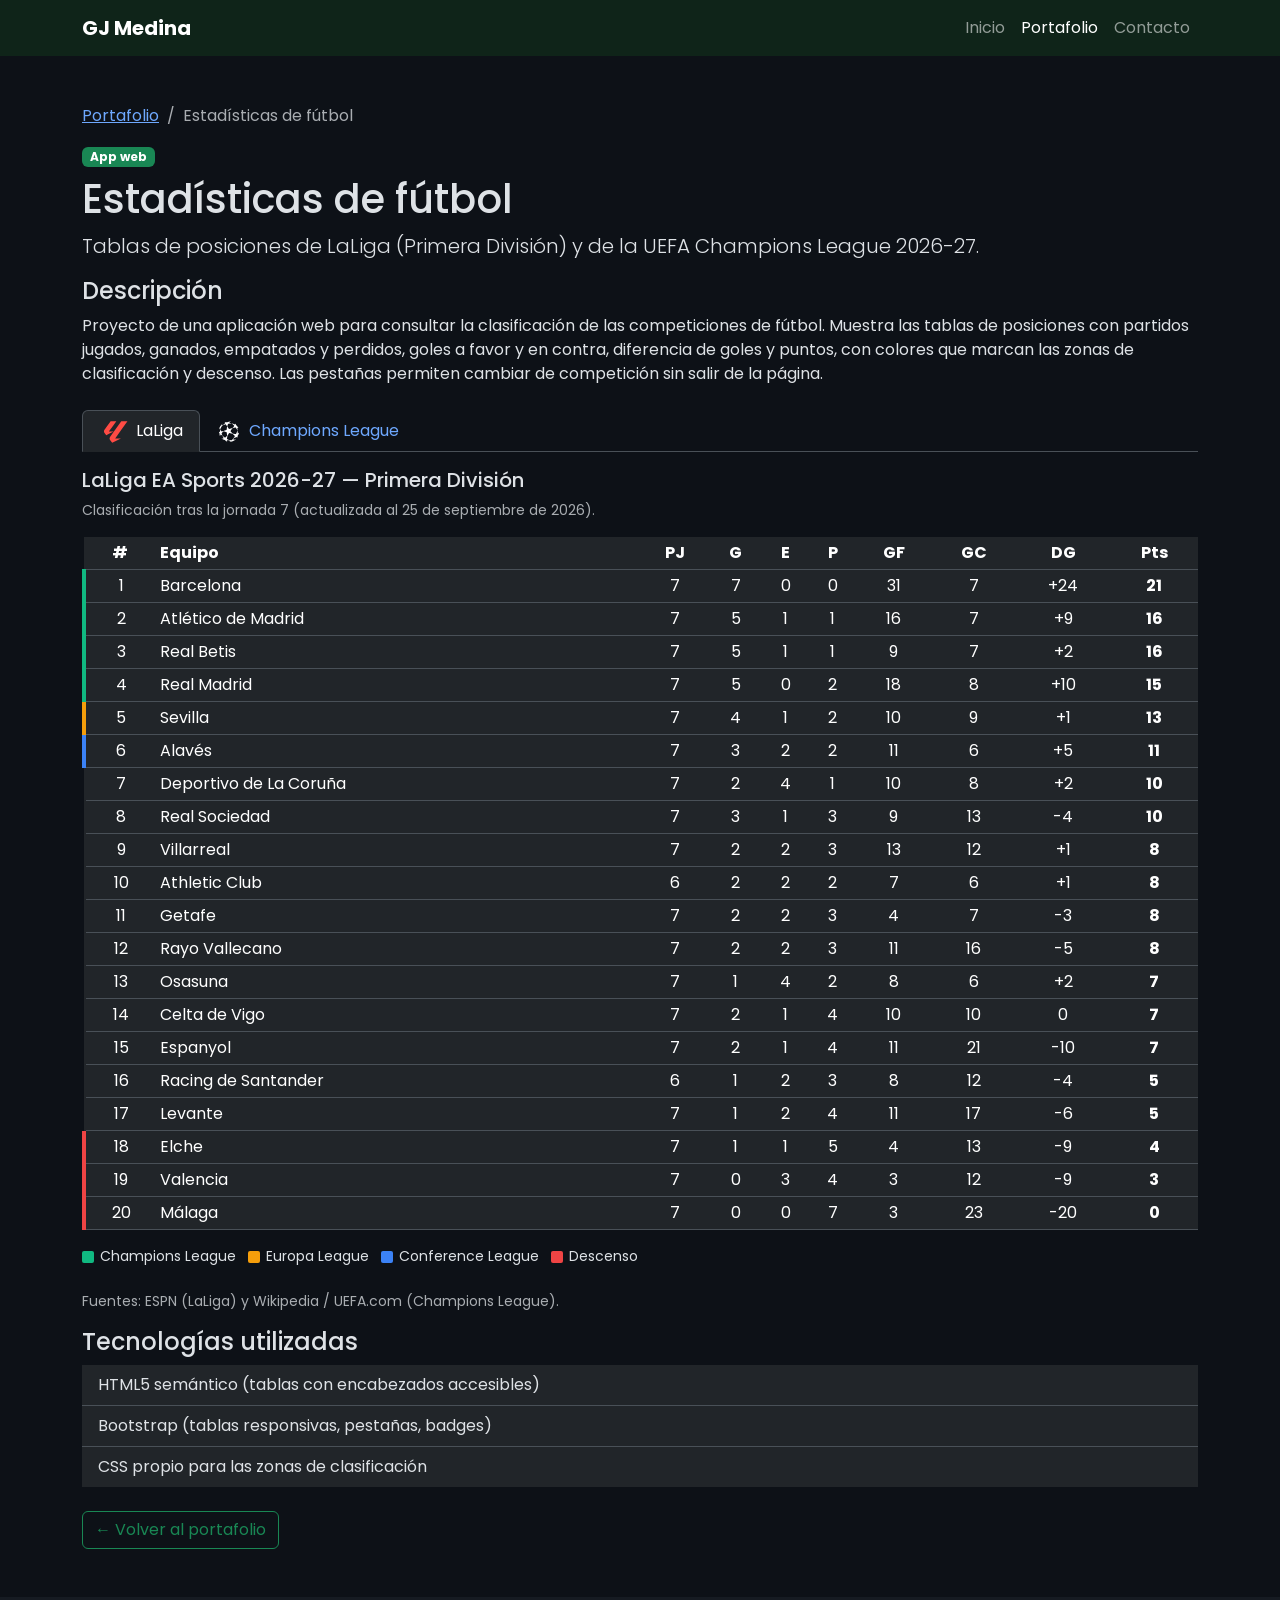
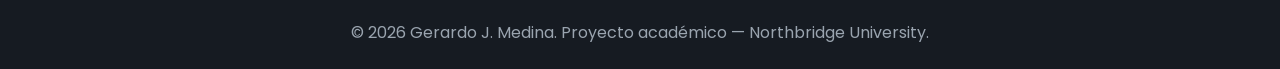
<file: proyecto2.html>
<!DOCTYPE html>
<!-- Página de detalle del proyecto 2: Estadísticas de fútbol -->
<html lang="es" data-bs-theme="dark">
<head>
    <meta charset="UTF-8">
    <meta name="viewport" content="width=device-width, initial-scale=1.0">
    <title>Estadísticas de fútbol | GJ Medina</title>
    <link href="https://cdn.jsdelivr.net/npm/bootstrap@5.3.3/dist/css/bootstrap.min.css" rel="stylesheet">
    <link rel="preconnect" href="https://fonts.googleapis.com">
    <link href="https://fonts.googleapis.com/css2?family=Poppins:wght@400;600;700&display=swap" rel="stylesheet">
    <link rel="stylesheet" href="style.css">
</head>
<body>
    <header>
        <nav class="navbar navbar-expand-lg navbar-dark sticky-top" id="menu-principal">
            <div class="container">
                <a class="navbar-brand fw-bold" href="index.html">GJ Medina</a>
                <button class="navbar-toggler" type="button" data-bs-toggle="collapse"
                        data-bs-target="#navbarMenu" aria-controls="navbarMenu"
                        aria-expanded="false" aria-label="Abrir menú">
                    <span class="navbar-toggler-icon"></span>
                </button>
                <div class="collapse navbar-collapse" id="navbarMenu">
                    <ul class="navbar-nav ms-auto mb-2 mb-lg-0">
                        <li class="nav-item"><a class="nav-link" href="index.html">Inicio</a></li>
                        <li class="nav-item"><a class="nav-link active" href="portafolio.html">Portafolio</a></li>
                        <li class="nav-item"><a class="nav-link" href="contacto.html">Contacto</a></li>
                    </ul>
                </div>
            </div>
        </nav>
    </header>

    <main class="container my-5">
        <article>
            <nav aria-label="breadcrumb">
                <ol class="breadcrumb">
                    <li class="breadcrumb-item"><a href="portafolio.html">Portafolio</a></li>
                    <li class="breadcrumb-item active" aria-current="page">Estadísticas de fútbol</li>
                </ol>
            </nav>

            <span class="badge text-bg-success mb-2">App web</span>
            <h1>Estadísticas de fútbol</h1>
            <p class="lead">Tablas de posiciones de LaLiga (Primera División) y de la UEFA Champions League 2026-27.</p>

            <h2 class="h4">Descripción</h2>
            <p>
                Proyecto de una aplicación web para consultar la clasificación de las
                competiciones de fútbol. Muestra las tablas de posiciones con partidos
                jugados, ganados, empatados y perdidos, goles a favor y en contra,
                diferencia de goles y puntos, con colores que marcan las zonas de
                clasificación y descenso. Las pestañas permiten cambiar de competición
                sin salir de la página.
            </p>

            <!-- Pestañas para cambiar entre competiciones -->
            <ul class="nav nav-tabs mt-4" id="pestanas-ligas" role="tablist">
                <li class="nav-item" role="presentation">
                    <button class="nav-link active" id="tab-laliga" data-bs-toggle="tab"
                            data-bs-target="#panel-laliga" type="button" role="tab"
                            aria-controls="panel-laliga" aria-selected="true">
                        <img src="imagenes/logo-laliga.svg" class="logo-liga" alt="">LaLiga
                    </button>
                </li>
                <li class="nav-item" role="presentation">
                    <button class="nav-link" id="tab-champions" data-bs-toggle="tab"
                            data-bs-target="#panel-champions" type="button" role="tab"
                            aria-controls="panel-champions" aria-selected="false">
                        <img src="imagenes/logo-champions.svg" class="logo-liga" alt="">Champions League
                    </button>
                </li>
            </ul>

            <div class="tab-content tabla-posiciones mb-4">
                <!-- LaLiga -->
                <section class="tab-pane fade show active pt-3" id="panel-laliga" role="tabpanel" aria-labelledby="tab-laliga">
                    <h2 class="h5">LaLiga EA Sports 2026-27 — Primera División</h2>
                    <p class="text-body-secondary small">Clasificación tras la jornada 7 (actualizada al 25 de septiembre de 2026).</p>

                    <div class="table-responsive">
                        <table class="table table-sm table-hover align-middle text-center">
                            <thead>
                                <tr>
                                    <th scope="col">#</th>
                                    <th scope="col" class="text-start">Equipo</th>
                                    <th scope="col" title="Partidos jugados">PJ</th>
                                    <th scope="col" title="Ganados">G</th>
                                    <th scope="col" title="Empatados">E</th>
                                    <th scope="col" title="Perdidos">P</th>
                                    <th scope="col" title="Goles a favor">GF</th>
                                    <th scope="col" title="Goles en contra">GC</th>
                                    <th scope="col" title="Diferencia de goles">DG</th>
                                    <th scope="col">Pts</th>
                                </tr>
                            </thead>
                            <tbody>
                                <tr class="zona-champions"><td>1</td><td class="text-start">Barcelona</td><td>7</td><td>7</td><td>0</td><td>0</td><td>31</td><td>7</td><td>+24</td><td class="fw-bold">21</td></tr>
                                <tr class="zona-champions"><td>2</td><td class="text-start">Atlético de Madrid</td><td>7</td><td>5</td><td>1</td><td>1</td><td>16</td><td>7</td><td>+9</td><td class="fw-bold">16</td></tr>
                                <tr class="zona-champions"><td>3</td><td class="text-start">Real Betis</td><td>7</td><td>5</td><td>1</td><td>1</td><td>9</td><td>7</td><td>+2</td><td class="fw-bold">16</td></tr>
                                <tr class="zona-champions"><td>4</td><td class="text-start">Real Madrid</td><td>7</td><td>5</td><td>0</td><td>2</td><td>18</td><td>8</td><td>+10</td><td class="fw-bold">15</td></tr>
                                <tr class="zona-europa"><td>5</td><td class="text-start">Sevilla</td><td>7</td><td>4</td><td>1</td><td>2</td><td>10</td><td>9</td><td>+1</td><td class="fw-bold">13</td></tr>
                                <tr class="zona-conference"><td>6</td><td class="text-start">Alavés</td><td>7</td><td>3</td><td>2</td><td>2</td><td>11</td><td>6</td><td>+5</td><td class="fw-bold">11</td></tr>
                                <tr><td>7</td><td class="text-start">Deportivo de La Coruña</td><td>7</td><td>2</td><td>4</td><td>1</td><td>10</td><td>8</td><td>+2</td><td class="fw-bold">10</td></tr>
                                <tr><td>8</td><td class="text-start">Real Sociedad</td><td>7</td><td>3</td><td>1</td><td>3</td><td>9</td><td>13</td><td>-4</td><td class="fw-bold">10</td></tr>
                                <tr><td>9</td><td class="text-start">Villarreal</td><td>7</td><td>2</td><td>2</td><td>3</td><td>13</td><td>12</td><td>+1</td><td class="fw-bold">8</td></tr>
                                <tr><td>10</td><td class="text-start">Athletic Club</td><td>6</td><td>2</td><td>2</td><td>2</td><td>7</td><td>6</td><td>+1</td><td class="fw-bold">8</td></tr>
                                <tr><td>11</td><td class="text-start">Getafe</td><td>7</td><td>2</td><td>2</td><td>3</td><td>4</td><td>7</td><td>-3</td><td class="fw-bold">8</td></tr>
                                <tr><td>12</td><td class="text-start">Rayo Vallecano</td><td>7</td><td>2</td><td>2</td><td>3</td><td>11</td><td>16</td><td>-5</td><td class="fw-bold">8</td></tr>
                                <tr><td>13</td><td class="text-start">Osasuna</td><td>7</td><td>1</td><td>4</td><td>2</td><td>8</td><td>6</td><td>+2</td><td class="fw-bold">7</td></tr>
                                <tr><td>14</td><td class="text-start">Celta de Vigo</td><td>7</td><td>2</td><td>1</td><td>4</td><td>10</td><td>10</td><td>0</td><td class="fw-bold">7</td></tr>
                                <tr><td>15</td><td class="text-start">Espanyol</td><td>7</td><td>2</td><td>1</td><td>4</td><td>11</td><td>21</td><td>-10</td><td class="fw-bold">7</td></tr>
                                <tr><td>16</td><td class="text-start">Racing de Santander</td><td>6</td><td>1</td><td>2</td><td>3</td><td>8</td><td>12</td><td>-4</td><td class="fw-bold">5</td></tr>
                                <tr><td>17</td><td class="text-start">Levante</td><td>7</td><td>1</td><td>2</td><td>4</td><td>11</td><td>17</td><td>-6</td><td class="fw-bold">5</td></tr>
                                <tr class="zona-descenso"><td>18</td><td class="text-start">Elche</td><td>7</td><td>1</td><td>1</td><td>5</td><td>4</td><td>13</td><td>-9</td><td class="fw-bold">4</td></tr>
                                <tr class="zona-descenso"><td>19</td><td class="text-start">Valencia</td><td>7</td><td>0</td><td>3</td><td>4</td><td>3</td><td>12</td><td>-9</td><td class="fw-bold">3</td></tr>
                                <tr class="zona-descenso"><td>20</td><td class="text-start">Málaga</td><td>7</td><td>0</td><td>0</td><td>7</td><td>3</td><td>23</td><td>-20</td><td class="fw-bold">0</td></tr>
                            </tbody>
                        </table>
                    </div>

                    <ul class="list-inline small leyenda">
                        <li class="list-inline-item"><span class="muestra zona-champions"></span>Champions League</li>
                        <li class="list-inline-item"><span class="muestra zona-europa"></span>Europa League</li>
                        <li class="list-inline-item"><span class="muestra zona-conference"></span>Conference League</li>
                        <li class="list-inline-item"><span class="muestra zona-descenso"></span>Descenso</li>
                    </ul>
                </section>

                <!-- Champions League -->
                <section class="tab-pane fade pt-3" id="panel-champions" role="tabpanel" aria-labelledby="tab-champions">
                    <h2 class="h5">UEFA Champions League 2026-27 — Fase liga</h2>
                    <p class="text-body-secondary small">Clasificación tras la jornada 1 (10 de septiembre de 2026). 36 equipos, 8 partidos cada uno.</p>

                    <div class="table-responsive">
                        <table class="table table-sm table-hover align-middle text-center">
                            <thead>
                                <tr>
                                    <th scope="col">#</th>
                                    <th scope="col" class="text-start">Equipo</th>
                                    <th scope="col" title="Partidos jugados">PJ</th>
                                    <th scope="col" title="Ganados">G</th>
                                    <th scope="col" title="Empatados">E</th>
                                    <th scope="col" title="Perdidos">P</th>
                                    <th scope="col" title="Goles a favor">GF</th>
                                    <th scope="col" title="Goles en contra">GC</th>
                                    <th scope="col" title="Diferencia de goles">DG</th>
                                    <th scope="col">Pts</th>
                                </tr>
                            </thead>
                            <tbody>
                                <tr class="zona-champions"><td>1</td><td class="text-start">Paris Saint-Germain</td><td>1</td><td>1</td><td>0</td><td>0</td><td>6</td><td>1</td><td>+5</td><td class="fw-bold">3</td></tr>
                                <tr class="zona-champions"><td>2</td><td class="text-start">Bayern Múnich</td><td>1</td><td>1</td><td>0</td><td>0</td><td>5</td><td>0</td><td>+5</td><td class="fw-bold">3</td></tr>
                                <tr class="zona-champions"><td>3</td><td class="text-start">Barcelona</td><td>1</td><td>1</td><td>0</td><td>0</td><td>5</td><td>1</td><td>+4</td><td class="fw-bold">3</td></tr>
                                <tr class="zona-champions"><td>4</td><td class="text-start">Manchester United</td><td>1</td><td>1</td><td>0</td><td>0</td><td>4</td><td>0</td><td>+4</td><td class="fw-bold">3</td></tr>
                                <tr class="zona-champions"><td>5</td><td class="text-start">Como</td><td>1</td><td>1</td><td>0</td><td>0</td><td>4</td><td>1</td><td>+3</td><td class="fw-bold">3</td></tr>
                                <tr class="zona-champions"><td>6</td><td class="text-start">Sporting CP</td><td>1</td><td>1</td><td>0</td><td>0</td><td>3</td><td>1</td><td>+2</td><td class="fw-bold">3</td></tr>
                                <tr class="zona-champions"><td>7</td><td class="text-start">VfB Stuttgart</td><td>1</td><td>1</td><td>0</td><td>0</td><td>3</td><td>1</td><td>+2</td><td class="fw-bold">3</td></tr>
                                <tr class="zona-champions"><td>8</td><td class="text-start">Manchester City</td><td>1</td><td>1</td><td>0</td><td>0</td><td>2</td><td>0</td><td>+2</td><td class="fw-bold">3</td></tr>
                                <tr class="zona-europa"><td>9</td><td class="text-start">Aston Villa</td><td>1</td><td>1</td><td>0</td><td>0</td><td>3</td><td>2</td><td>+1</td><td class="fw-bold">3</td></tr>
                                <tr class="zona-europa"><td>10</td><td class="text-start">Lens</td><td>1</td><td>1</td><td>0</td><td>0</td><td>3</td><td>2</td><td>+1</td><td class="fw-bold">3</td></tr>
                                <tr class="zona-europa"><td>11</td><td class="text-start">Real Betis</td><td>1</td><td>1</td><td>0</td><td>0</td><td>3</td><td>2</td><td>+1</td><td class="fw-bold">3</td></tr>
                                <tr class="zona-europa"><td>12</td><td class="text-start">Borussia Dortmund</td><td>1</td><td>1</td><td>0</td><td>0</td><td>3</td><td>2</td><td>+1</td><td class="fw-bold">3</td></tr>
                                <tr class="zona-europa"><td>13</td><td class="text-start">Liverpool</td><td>1</td><td>1</td><td>0</td><td>0</td><td>2</td><td>1</td><td>+1</td><td class="fw-bold">3</td></tr>
                                <tr class="zona-europa"><td>14</td><td class="text-start">Real Madrid</td><td>1</td><td>1</td><td>0</td><td>0</td><td>2</td><td>1</td><td>+1</td><td class="fw-bold">3</td></tr>
                                <tr class="zona-europa"><td>15</td><td class="text-start">Arsenal</td><td>1</td><td>1</td><td>0</td><td>0</td><td>1</td><td>0</td><td>+1</td><td class="fw-bold">3</td></tr>
                                <tr class="zona-europa"><td>16</td><td class="text-start">AEK Atenas</td><td>1</td><td>1</td><td>0</td><td>0</td><td>1</td><td>0</td><td>+1</td><td class="fw-bold">3</td></tr>
                                <tr class="zona-europa"><td>17</td><td class="text-start">Roma</td><td>1</td><td>0</td><td>1</td><td>0</td><td>1</td><td>1</td><td>0</td><td class="fw-bold">1</td></tr>
                                <tr class="zona-europa"><td>18</td><td class="text-start">Shakhtar Donetsk</td><td>1</td><td>0</td><td>1</td><td>0</td><td>1</td><td>1</td><td>0</td><td class="fw-bold">1</td></tr>
                                <tr class="zona-europa"><td>19</td><td class="text-start">Fenerbahçe</td><td>1</td><td>0</td><td>1</td><td>0</td><td>1</td><td>1</td><td>0</td><td class="fw-bold">1</td></tr>
                                <tr class="zona-europa"><td>20</td><td class="text-start">PSV Eindhoven</td><td>1</td><td>0</td><td>1</td><td>0</td><td>1</td><td>1</td><td>0</td><td class="fw-bold">1</td></tr>
                                <tr class="zona-europa"><td>21</td><td class="text-start">Villarreal</td><td>1</td><td>0</td><td>0</td><td>1</td><td>2</td><td>3</td><td>-1</td><td class="fw-bold">0</td></tr>
                                <tr class="zona-europa"><td>22</td><td class="text-start">Club Brujas</td><td>1</td><td>0</td><td>0</td><td>1</td><td>2</td><td>3</td><td>-1</td><td class="fw-bold">0</td></tr>
                                <tr class="zona-europa"><td>23</td><td class="text-start">Lille</td><td>1</td><td>0</td><td>0</td><td>1</td><td>2</td><td>3</td><td>-1</td><td class="fw-bold">0</td></tr>
                                <tr class="zona-europa"><td>24</td><td class="text-start">Slavia Praga</td><td>1</td><td>0</td><td>0</td><td>1</td><td>2</td><td>3</td><td>-1</td><td class="fw-bold">0</td></tr>
                                <tr class="zona-descenso"><td>25</td><td class="text-start">Atlético de Madrid</td><td>1</td><td>0</td><td>0</td><td>1</td><td>1</td><td>2</td><td>-1</td><td class="fw-bold">0</td></tr>
                                <tr class="zona-descenso"><td>26</td><td class="text-start">Inter de Milán</td><td>1</td><td>0</td><td>0</td><td>1</td><td>1</td><td>2</td><td>-1</td><td class="fw-bold">0</td></tr>
                                <tr class="zona-descenso"><td>27</td><td class="text-start">LASK</td><td>1</td><td>0</td><td>0</td><td>1</td><td>0</td><td>1</td><td>-1</td><td class="fw-bold">0</td></tr>
                                <tr class="zona-descenso"><td>28</td><td class="text-start">Napoli</td><td>1</td><td>0</td><td>0</td><td>1</td><td>0</td><td>1</td><td>-1</td><td class="fw-bold">0</td></tr>
                                <tr class="zona-descenso"><td>29</td><td class="text-start">Galatasaray</td><td>1</td><td>0</td><td>0</td><td>1</td><td>1</td><td>3</td><td>-2</td><td class="fw-bold">0</td></tr>
                                <tr class="zona-descenso"><td>30</td><td class="text-start">Viking</td><td>1</td><td>0</td><td>0</td><td>1</td><td>1</td><td>3</td><td>-2</td><td class="fw-bold">0</td></tr>
                                <tr class="zona-descenso"><td>31</td><td class="text-start">Oporto</td><td>1</td><td>0</td><td>0</td><td>1</td><td>0</td><td>2</td><td>-2</td><td class="fw-bold">0</td></tr>
                                <tr class="zona-descenso"><td>32</td><td class="text-start">RB Leipzig</td><td>1</td><td>0</td><td>0</td><td>1</td><td>1</td><td>4</td><td>-3</td><td class="fw-bold">0</td></tr>
                                <tr class="zona-descenso"><td>33</td><td class="text-start">Feyenoord</td><td>1</td><td>0</td><td>0</td><td>1</td><td>1</td><td>5</td><td>-4</td><td class="fw-bold">0</td></tr>
                                <tr class="zona-descenso"><td>34</td><td class="text-start">Sabah</td><td>1</td><td>0</td><td>0</td><td>1</td><td>0</td><td>4</td><td>-4</td><td class="fw-bold">0</td></tr>
                                <tr class="zona-descenso"><td>35</td><td class="text-start">Slovan Bratislava</td><td>1</td><td>0</td><td>0</td><td>1</td><td>1</td><td>6</td><td>-5</td><td class="fw-bold">0</td></tr>
                                <tr class="zona-descenso"><td>36</td><td class="text-start">Bodø/Glimt</td><td>1</td><td>0</td><td>0</td><td>1</td><td>0</td><td>5</td><td>-5</td><td class="fw-bold">0</td></tr>
                            </tbody>
                        </table>
                    </div>

                    <ul class="list-inline small leyenda">
                        <li class="list-inline-item"><span class="muestra zona-champions"></span>Octavos de final (1.º–8.º)</li>
                        <li class="list-inline-item"><span class="muestra zona-europa"></span>Play-off (9.º–24.º)</li>
                        <li class="list-inline-item"><span class="muestra zona-descenso"></span>Eliminado (25.º–36.º)</li>
                    </ul>
                </section>
            </div>

            <p class="small text-body-secondary">
                Fuentes: ESPN (LaLiga) y Wikipedia / UEFA.com (Champions League).
            </p>

            <h2 class="h4">Tecnologías utilizadas</h2>
            <ul class="list-group list-group-flush mb-4">
                <li class="list-group-item">HTML5 semántico (tablas con encabezados accesibles)</li>
                <li class="list-group-item">Bootstrap (tablas responsivas, pestañas, badges)</li>
                <li class="list-group-item">CSS propio para las zonas de clasificación</li>
            </ul>

            <a href="portafolio.html" class="btn btn-outline-success">&larr; Volver al portafolio</a>
        </article>
    </main>

    <footer class="text-center py-4" id="pie-pagina">
        <p class="mb-0">&copy; 2026 Gerardo J. Medina. Proyecto académico — Northbridge University.</p>
    </footer>

    <script src="https://cdn.jsdelivr.net/npm/bootstrap@5.3.3/dist/js/bootstrap.bundle.min.js"></script>
</body>
</html>
</file>
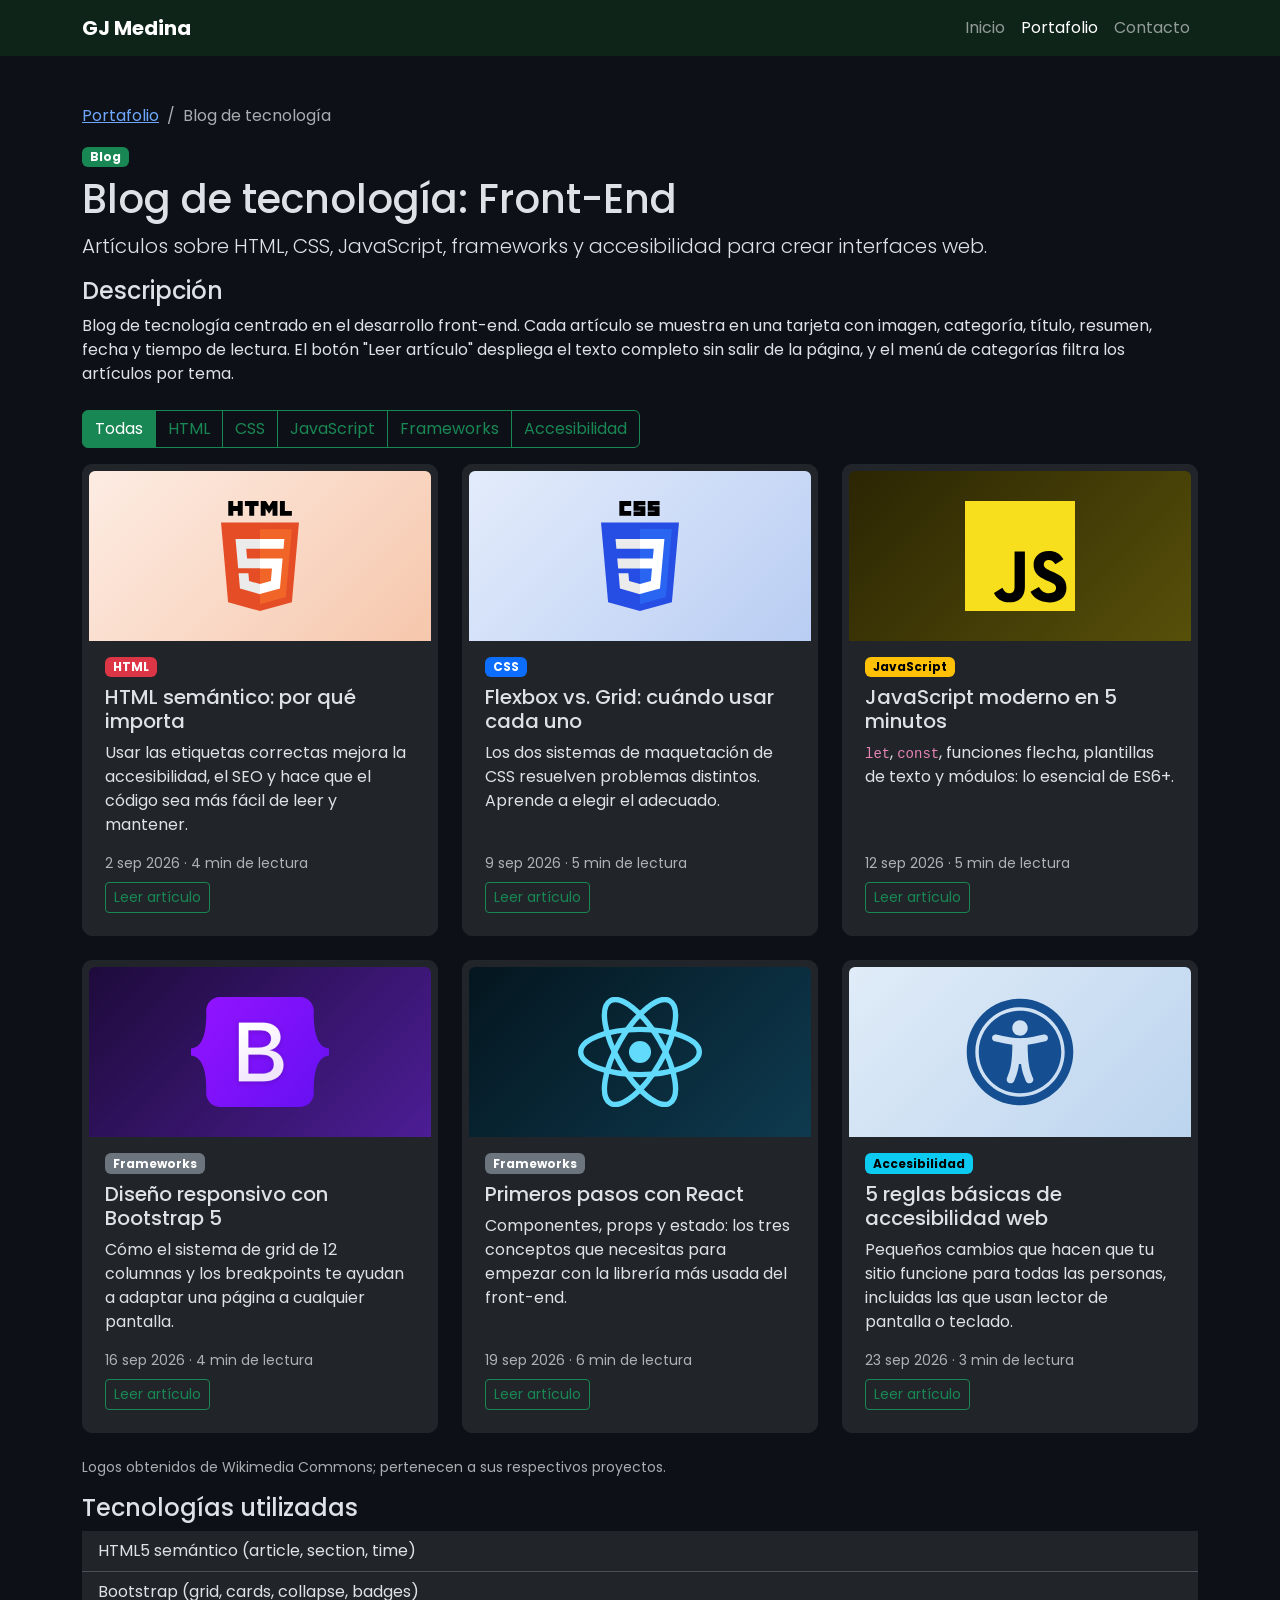
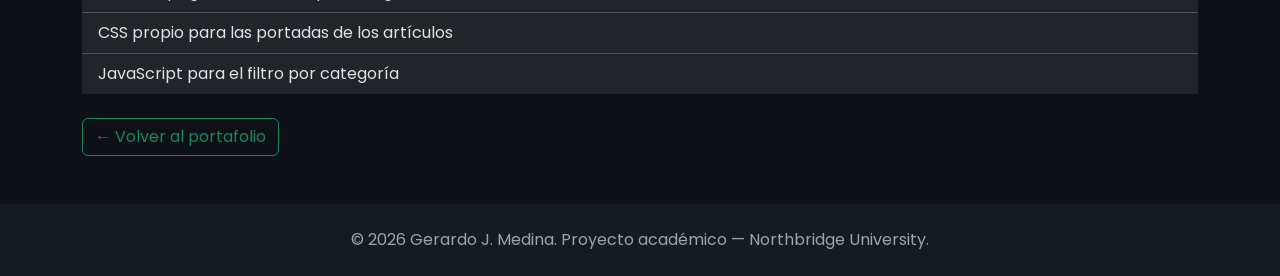
<file: proyecto3.html>
<!DOCTYPE html>
<!-- Página de detalle del proyecto 3: Blog de tecnología sobre desarrollo front-end -->
<html lang="es" data-bs-theme="dark">
<head>
    <meta charset="UTF-8">
    <meta name="viewport" content="width=device-width, initial-scale=1.0">
    <title>Blog de tecnología | GJ Medina</title>
    <link href="https://cdn.jsdelivr.net/npm/bootstrap@5.3.3/dist/css/bootstrap.min.css" rel="stylesheet">
    <link rel="preconnect" href="https://fonts.googleapis.com">
    <link href="https://fonts.googleapis.com/css2?family=Poppins:wght@400;600;700&display=swap" rel="stylesheet">
    <link rel="stylesheet" href="style.css">
</head>
<body>
    <header>
        <nav class="navbar navbar-expand-lg navbar-dark sticky-top" id="menu-principal">
            <div class="container">
                <a class="navbar-brand fw-bold" href="index.html">GJ Medina</a>
                <button class="navbar-toggler" type="button" data-bs-toggle="collapse"
                        data-bs-target="#navbarMenu" aria-controls="navbarMenu"
                        aria-expanded="false" aria-label="Abrir menú">
                    <span class="navbar-toggler-icon"></span>
                </button>
                <div class="collapse navbar-collapse" id="navbarMenu">
                    <ul class="navbar-nav ms-auto mb-2 mb-lg-0">
                        <li class="nav-item"><a class="nav-link" href="index.html">Inicio</a></li>
                        <li class="nav-item"><a class="nav-link active" href="portafolio.html">Portafolio</a></li>
                        <li class="nav-item"><a class="nav-link" href="contacto.html">Contacto</a></li>
                    </ul>
                </div>
            </div>
        </nav>
    </header>

    <main class="container my-5">
        <nav aria-label="breadcrumb">
            <ol class="breadcrumb">
                <li class="breadcrumb-item"><a href="portafolio.html">Portafolio</a></li>
                <li class="breadcrumb-item active" aria-current="page">Blog de tecnología</li>
            </ol>
        </nav>

        <span class="badge text-bg-success mb-2">Blog</span>
        <h1>Blog de tecnología: Front-End</h1>
        <p class="lead">Artículos sobre HTML, CSS, JavaScript, frameworks y accesibilidad para crear interfaces web.</p>

        <h2 class="h4">Descripción</h2>
        <p>
            Blog de tecnología centrado en el desarrollo front-end. Cada artículo se muestra en
            una tarjeta con imagen, categoría, título, resumen, fecha y tiempo de lectura. El
            botón "Leer artículo" despliega el texto completo sin salir de la página, y el menú
            de categorías filtra los artículos por tema.
        </p>

        <!-- Menú de categorías -->
        <nav class="mt-4 mb-3" aria-label="Categorías del blog">
            <div class="btn-group flex-wrap" role="group" id="categorias">
                <button type="button" class="btn btn-outline-success active" data-categoria="todas">Todas</button>
                <button type="button" class="btn btn-outline-success" data-categoria="html">HTML</button>
                <button type="button" class="btn btn-outline-success" data-categoria="css">CSS</button>
                <button type="button" class="btn btn-outline-success" data-categoria="javascript">JavaScript</button>
                <button type="button" class="btn btn-outline-success" data-categoria="frameworks">Frameworks</button>
                <button type="button" class="btn btn-outline-success" data-categoria="accesibilidad">Accesibilidad</button>
            </div>
        </nav>

        <!-- Lista de artículos -->
        <section class="row row-cols-1 row-cols-md-2 row-cols-lg-3 g-4 mb-4" id="articulos" aria-label="Artículos">
            <!-- Artículo 1 -->
            <div class="col" data-categoria="html">
                <article class="card h-100 tarjeta-proyecto">
                    <div class="portada-blog portada-html">
                        <img src="imagenes/blog/html5.svg" alt="Logo de HTML5">
                    </div>
                    <div class="card-body d-flex flex-column">
                        <span class="badge text-bg-danger align-self-start mb-2">HTML</span>
                        <h3 class="card-title h5">HTML semántico: por qué importa</h3>
                        <p class="card-text">
                            Usar las etiquetas correctas mejora la accesibilidad, el SEO y hace que
                            el código sea más fácil de leer y mantener.
                        </p>
                        <div class="collapse" id="art-1">
                            <p>
                                Un <code>&lt;div&gt;</code> no dice nada sobre su contenido. En cambio,
                                <code>&lt;header&gt;</code>, <code>&lt;nav&gt;</code>, <code>&lt;main&gt;</code>,
                                <code>&lt;article&gt;</code>, <code>&lt;section&gt;</code> y <code>&lt;footer&gt;</code>
                                le indican al navegador, a los lectores de pantalla y a los buscadores qué
                                papel cumple cada parte de la página.
                            </p>
                            <p>
                                Una buena regla: si el contenido tiene sentido por sí solo (una noticia, una
                                publicación), usa <code>&lt;article&gt;</code>; si es un grupo temático dentro
                                de algo mayor, usa <code>&lt;section&gt;</code>. Y respeta la jerarquía de
                                títulos: un solo <code>&lt;h1&gt;</code> por página y sin saltar niveles.
                            </p>
                        </div>
                        <p class="small text-body-secondary mt-auto mb-2">
                            <time datetime="2026-09-02">2 sep 2026</time> · 4 min de lectura
                        </p>
                        <button class="btn btn-outline-success btn-sm align-self-start btn-leer" type="button"
                                data-bs-toggle="collapse" data-bs-target="#art-1" aria-expanded="false" aria-controls="art-1">
                            Leer artículo
                        </button>
                    </div>
                </article>
            </div>

            <!-- Artículo 2 -->
            <div class="col" data-categoria="css">
                <article class="card h-100 tarjeta-proyecto">
                    <div class="portada-blog portada-css">
                        <img src="imagenes/blog/css3.svg" alt="Logo de CSS3">
                    </div>
                    <div class="card-body d-flex flex-column">
                        <span class="badge text-bg-primary align-self-start mb-2">CSS</span>
                        <h3 class="card-title h5">Flexbox vs. Grid: cuándo usar cada uno</h3>
                        <p class="card-text">
                            Los dos sistemas de maquetación de CSS resuelven problemas distintos.
                            Aprende a elegir el adecuado.
                        </p>
                        <div class="collapse" id="art-2">
                            <p>
                                <strong>Flexbox</strong> trabaja en una sola dimensión: una fila o una
                                columna. Es ideal para barras de navegación, alinear botones o centrar un
                                elemento con <code>justify-content</code> y <code>align-items</code>.
                            </p>
                            <p>
                                <strong>Grid</strong> trabaja en dos dimensiones a la vez: filas y columnas.
                                Es la mejor opción para la estructura general de una página o para galerías,
                                por ejemplo con <code>grid-template-columns: repeat(auto-fill, minmax(200px, 1fr))</code>.
                            </p>
                            <p>En la práctica se combinan: Grid para el esqueleto y Flexbox dentro de cada bloque.</p>
                        </div>
                        <p class="small text-body-secondary mt-auto mb-2">
                            <time datetime="2026-09-09">9 sep 2026</time> · 5 min de lectura
                        </p>
                        <button class="btn btn-outline-success btn-sm align-self-start btn-leer" type="button"
                                data-bs-toggle="collapse" data-bs-target="#art-2" aria-expanded="false" aria-controls="art-2">
                            Leer artículo
                        </button>
                    </div>
                </article>
            </div>

            <!-- Artículo 3 -->
            <div class="col" data-categoria="javascript">
                <article class="card h-100 tarjeta-proyecto">
                    <div class="portada-blog portada-js">
                        <img src="imagenes/blog/javascript.svg" alt="Logo de JavaScript">
                    </div>
                    <div class="card-body d-flex flex-column">
                        <span class="badge text-bg-warning align-self-start mb-2">JavaScript</span>
                        <h3 class="card-title h5">JavaScript moderno en 5 minutos</h3>
                        <p class="card-text">
                            <code>let</code>, <code>const</code>, funciones flecha, plantillas de texto y
                            módulos: lo esencial de ES6+.
                        </p>
                        <div class="collapse" id="art-3">
                            <p>
                                Olvida <code>var</code>: usa <code>const</code> para valores que no se
                                reasignan y <code>let</code> para los que sí. Ambos respetan el ámbito de bloque.
                            </p>
                            <p>
                                Las funciones flecha acortan el código: <code>const doble = n =&gt; n * 2;</code>.
                                Las plantillas de texto permiten insertar variables:
                                <code>`Hola, ${nombre}`</code>.
                            </p>
                            <p>
                                Con los módulos (<code>import</code> / <code>export</code>) puedes dividir tu
                                aplicación en archivos pequeños y reutilizables, cargándolos con
                                <code>&lt;script type="module"&gt;</code>.
                            </p>
                        </div>
                        <p class="small text-body-secondary mt-auto mb-2">
                            <time datetime="2026-09-12">12 sep 2026</time> · 5 min de lectura
                        </p>
                        <button class="btn btn-outline-success btn-sm align-self-start btn-leer" type="button"
                                data-bs-toggle="collapse" data-bs-target="#art-3" aria-expanded="false" aria-controls="art-3">
                            Leer artículo
                        </button>
                    </div>
                </article>
            </div>

            <!-- Artículo 4 -->
            <div class="col" data-categoria="frameworks">
                <article class="card h-100 tarjeta-proyecto">
                    <div class="portada-blog portada-bootstrap">
                        <img src="imagenes/blog/bootstrap.svg" alt="Logo de Bootstrap">
                    </div>
                    <div class="card-body d-flex flex-column">
                        <span class="badge text-bg-secondary align-self-start mb-2">Frameworks</span>
                        <h3 class="card-title h5">Diseño responsivo con Bootstrap 5</h3>
                        <p class="card-text">
                            Cómo el sistema de grid de 12 columnas y los breakpoints te ayudan a
                            adaptar una página a cualquier pantalla.
                        </p>
                        <div class="collapse" id="art-4">
                            <p>
                                Bootstrap divide cada fila en 12 columnas. Con clases como
                                <code>col-12 col-md-6 col-lg-4</code> una tarjeta ocupa todo el ancho en el
                                celular, la mitad en tablet y un tercio en computadora.
                            </p>
                            <p>
                                Los breakpoints (<code>sm</code>, <code>md</code>, <code>lg</code>,
                                <code>xl</code>, <code>xxl</code>) siguen el enfoque <em>mobile first</em>:
                                primero diseñas para pantallas pequeñas y luego amplías.
                            </p>
                            <p>Este mismo portafolio usa ese grid en todas sus páginas.</p>
                        </div>
                        <p class="small text-body-secondary mt-auto mb-2">
                            <time datetime="2026-09-16">16 sep 2026</time> · 4 min de lectura
                        </p>
                        <button class="btn btn-outline-success btn-sm align-self-start btn-leer" type="button"
                                data-bs-toggle="collapse" data-bs-target="#art-4" aria-expanded="false" aria-controls="art-4">
                            Leer artículo
                        </button>
                    </div>
                </article>
            </div>

            <!-- Artículo 5 -->
            <div class="col" data-categoria="frameworks">
                <article class="card h-100 tarjeta-proyecto">
                    <div class="portada-blog portada-react">
                        <img src="imagenes/blog/react.svg" alt="Logo de React">
                    </div>
                    <div class="card-body d-flex flex-column">
                        <span class="badge text-bg-secondary align-self-start mb-2">Frameworks</span>
                        <h3 class="card-title h5">Primeros pasos con React</h3>
                        <p class="card-text">
                            Componentes, props y estado: los tres conceptos que necesitas para
                            empezar con la librería más usada del front-end.
                        </p>
                        <div class="collapse" id="art-5">
                            <p>
                                En React la interfaz se divide en <strong>componentes</strong>: funciones
                                que devuelven JSX, una sintaxis parecida a HTML dentro de JavaScript.
                            </p>
                            <p>
                                Las <strong>props</strong> son los datos que un componente recibe de su
                                padre, y el <strong>estado</strong> (<code>useState</code>) guarda los datos que
                                cambian con la interacción del usuario. Cuando el estado cambia, React
                                vuelve a dibujar solo lo necesario.
                            </p>
                            <p>Para empezar un proyecto hoy, lo más sencillo es usar Vite: <code>npm create vite@latest</code>.</p>
                        </div>
                        <p class="small text-body-secondary mt-auto mb-2">
                            <time datetime="2026-09-19">19 sep 2026</time> · 6 min de lectura
                        </p>
                        <button class="btn btn-outline-success btn-sm align-self-start btn-leer" type="button"
                                data-bs-toggle="collapse" data-bs-target="#art-5" aria-expanded="false" aria-controls="art-5">
                            Leer artículo
                        </button>
                    </div>
                </article>
            </div>

            <!-- Artículo 6 -->
            <div class="col" data-categoria="accesibilidad">
                <article class="card h-100 tarjeta-proyecto">
                    <div class="portada-blog portada-accesibilidad">
                        <img src="imagenes/blog/accesibilidad.svg" alt="Símbolo de acceso universal">
                    </div>
                    <div class="card-body d-flex flex-column">
                        <span class="badge text-bg-info align-self-start mb-2">Accesibilidad</span>
                        <h3 class="card-title h5">5 reglas básicas de accesibilidad web</h3>
                        <p class="card-text">
                            Pequeños cambios que hacen que tu sitio funcione para todas las personas,
                            incluidas las que usan lector de pantalla o teclado.
                        </p>
                        <div class="collapse" id="art-6">
                            <ol>
                                <li>Toda imagen informativa necesita un <code>alt</code> descriptivo.</li>
                                <li>El texto debe tener suficiente contraste con el fondo (mínimo 4.5:1 según WCAG).</li>
                                <li>Todo debe poder usarse con el teclado, con un foco visible.</li>
                                <li>Cada campo de formulario necesita su <code>&lt;label&gt;</code>.</li>
                                <li>Usa HTML semántico antes que atributos ARIA.</li>
                            </ol>
                        </div>
                        <p class="small text-body-secondary mt-auto mb-2">
                            <time datetime="2026-09-23">23 sep 2026</time> · 3 min de lectura
                        </p>
                        <button class="btn btn-outline-success btn-sm align-self-start btn-leer" type="button"
                                data-bs-toggle="collapse" data-bs-target="#art-6" aria-expanded="false" aria-controls="art-6">
                            Leer artículo
                        </button>
                    </div>
                </article>
            </div>
        </section>

        <p class="small text-body-secondary">
            Logos obtenidos de Wikimedia Commons; pertenecen a sus respectivos proyectos.
        </p>

        <h2 class="h4">Tecnologías utilizadas</h2>
        <ul class="list-group list-group-flush mb-4">
            <li class="list-group-item">HTML5 semántico (article, section, time)</li>
            <li class="list-group-item">Bootstrap (grid, cards, collapse, badges)</li>
            <li class="list-group-item">CSS propio para las portadas de los artículos</li>
            <li class="list-group-item">JavaScript para el filtro por categoría</li>
        </ul>

        <a href="portafolio.html" class="btn btn-outline-success">&larr; Volver al portafolio</a>
    </main>

    <footer class="text-center py-4" id="pie-pagina">
        <p class="mb-0">&copy; 2026 Gerardo J. Medina. Proyecto académico — Northbridge University.</p>
    </footer>

    <script src="https://cdn.jsdelivr.net/npm/bootstrap@5.3.3/dist/js/bootstrap.bundle.min.js"></script>
    <script>
        // ---------- Filtro por categoría ----------
        const botonesCategoria = document.querySelectorAll("#categorias button");
        const articulos = document.querySelectorAll("#articulos .col");

        botonesCategoria.forEach(function (boton) {
            boton.addEventListener("click", function () {
                botonesCategoria.forEach(function (b) { b.classList.remove("active"); });
                boton.classList.add("active");

                const categoria = boton.dataset.categoria;
                articulos.forEach(function (articulo) {
                    const visible = categoria === "todas" || articulo.dataset.categoria === categoria;
                    articulo.classList.toggle("d-none", !visible);
                });
            });
        });

        // ---------- Texto del botón "Leer artículo" / "Cerrar artículo" ----------
        document.querySelectorAll(".btn-leer").forEach(function (boton) {
            const panel = document.querySelector(boton.dataset.bsTarget);
            panel.addEventListener("show.bs.collapse", function () { boton.textContent = "Cerrar artículo"; });
            panel.addEventListener("hide.bs.collapse", function () { boton.textContent = "Leer artículo"; });
        });
    </script>
</body>
</html>
</file>
<file: style.css>
/* ==========================================================
   PORTAFOLIO WEB - GJ Medina
   ==========================================================
   Este archivo se carga DESPUÉS de Bootstrap y demuestra CSS
   propio encima del framework:
   1. Selectores de ELEMENTO
   2. Selectores de ID
   3. Selectores de CLASE
   4. El MODELO DE CAJA
   5. Ajustes RESPONSIVOS adicionales
   ========================================================== */

/* ----------------------------------------------------------
   1. SELECTOR DE ELEMENTO
   ---------------------------------------------------------- */
body {
    font-family: "Poppins", Arial, sans-serif;
    background-color: #0d1117;
}

footer {
    background-color: #161b22;
    color: #9aa4af;
}

/* ----------------------------------------------------------
   2. SELECTORES DE ID
   ---------------------------------------------------------- */
#menu-principal {
    background-color: #0f2419;
}

/*
  IMAGEN DE FONDO DEL ENCABEZADO: background-image con un degradado
  oscuro encima (linear-gradient) para que el título en blanco se lea
  bien sobre la imagen. La imagen "fondo-encabezado.svg" combina los
  tres proyectos: código (blog), cancha y estadísticas (fútbol) y
  cartas coleccionables (tienda Topps).
*/
#encabezado-hero {
    min-height: 60vh;
    background-image:
        linear-gradient(rgba(13, 17, 23, 0.45), rgba(13, 17, 23, 0.65)),
        url("imagenes/fondo-encabezado.svg");
    background-size: cover;
    background-position: center;
}

/* ----------------------------------------------------------
   3. SELECTORES DE CLASE
   ---------------------------------------------------------- */

/*
  CARTAS TOPPS: foto del deportista dentro de un marco blanco, con la
  etiqueta TOPPS arriba y una franja con el nombre abajo, del color
  del deporte (como una carta coleccionable real).
*/
.carta-topps {
    position: relative;
    overflow: hidden;
    aspect-ratio: 5 / 7;
    margin: 12px 12px 0;
    border: 6px solid #f5f5f5;
    border-radius: 8px;
    color: #ffffff;
    text-align: center;
}

.carta-topps img {
    width: 100%;
    height: 100%;
    object-fit: cover;
    object-position: top;
}

.carta-topps .marca {
    position: absolute;
    top: 8px;
    left: 8px;
    background-color: #d6001c;
    font-weight: 700;
    font-size: 0.75rem;
    letter-spacing: 1px;
    padding: 2px 8px;
    border-radius: 4px;
    box-shadow: 0 2px 6px rgba(0, 0, 0, 0.4);
}

.carta-topps .franja {
    position: absolute;
    left: 0;
    right: 0;
    bottom: 0;
    display: flex;
    flex-direction: column;
    padding: 6px 4px;
    border-top: 3px solid #f5f5f5;
}

.carta-topps .jugador { font-weight: 700; font-size: 1.05rem; line-height: 1.2; }
.carta-topps .equipo { font-size: 0.75rem; opacity: 0.9; }

.carta-futbol .franja { background: linear-gradient(90deg, #1e3a8a, #0ea5e9); }
.carta-beisbol .franja { background: linear-gradient(90deg, #7f1d1d, #ea580c); }
.carta-baloncesto .franja { background: linear-gradient(90deg, #581c87, #f59e0b); }
.carta-f1 .franja { background: linear-gradient(90deg, #111827, #dc2626); }

/*
  PORTADAS DEL BLOG: franja de color con el logo de la tecnología
  centrado en la parte superior de cada artículo.
*/
.portada-blog {
    height: 170px;
    display: flex;
    align-items: center;
    justify-content: center;
    border-radius: 6px 6px 0 0;
}

.portada-blog img {
    max-height: 110px;
    max-width: 70%;
}

.portada-html { background: linear-gradient(135deg, #fdece3, #f6c7ac); }
.portada-css { background: linear-gradient(135deg, #e3ecfb, #b9cdf3); }
.portada-js { background: linear-gradient(135deg, #2b2503, #57500a); }
.portada-bootstrap { background: linear-gradient(135deg, #1e0b3b, #4c1d95); }
.portada-react { background: linear-gradient(135deg, #04161f, #0e3a4f); }
.portada-accesibilidad { background: linear-gradient(135deg, #e0ecf8, #bcd4ee); }

/* Símbolo de cada competición junto al texto de su pestaña */
.logo-liga {
    height: 22px;
    width: auto;
    margin-right: 8px;
    vertical-align: middle;
}

/*
  TABLAS DE POSICIONES: una franja de color a la izquierda de cada
  fila indica la zona de clasificación del equipo.
*/
.tabla-posiciones tbody tr td:first-child {
    border-left: 4px solid transparent;
}

.tabla-posiciones .zona-champions td:first-child { border-left-color: #10b981; }
.tabla-posiciones .zona-europa td:first-child { border-left-color: #f59e0b; }
.tabla-posiciones .zona-conference td:first-child { border-left-color: #3b82f6; }
.tabla-posiciones .zona-descenso td:first-child { border-left-color: #ef4444; }

.leyenda .muestra {
    display: inline-block;
    width: 12px;
    height: 12px;
    margin-right: 6px;
    border-radius: 2px;
    vertical-align: middle;
}

.leyenda .zona-champions { background-color: #10b981; }
.leyenda .zona-europa { background-color: #f59e0b; }
.leyenda .zona-conference { background-color: #3b82f6; }
.leyenda .zona-descenso { background-color: #ef4444; }

/* ----------------------------------------------------------
   4. MODELO DE CAJA (Box Model)
   Cada tarjeta propia sobrescribe el padding, borde y sombra de
   una tarjeta normal de Bootstrap para que se vea distinta.
   ---------------------------------------------------------- */
.tarjeta-perfil {
    box-sizing: border-box;
    border: 2px solid #10b981;
    border-radius: 12px;
    box-shadow: 0 8px 20px rgba(16, 185, 129, 0.2);
}

.tarjeta-proyecto {
    box-sizing: border-box;
    border: 1px solid #21262d;
    border-radius: 10px;
    padding: 6px;
    transition: transform 0.2s ease, box-shadow 0.2s ease;
}

.tarjeta-proyecto:hover {
    transform: translateY(-4px);
    box-shadow: 0 10px 24px rgba(16, 185, 129, 0.25);
}

.tarjeta-contacto {
    box-sizing: border-box;
    border: 2px solid #10b981;
    border-radius: 12px;
    padding: 8px;
}

/* ----------------------------------------------------------
   5. AJUSTES RESPONSIVOS ADICIONALES
   El grid de Bootstrap ya apila las columnas en pantallas
   pequeñas; esta media query añade ajustes propios.
   ---------------------------------------------------------- */
@media (max-width: 576px) {
    #encabezado-hero {
        min-height: 45vh;
    }

    #encabezado-hero h1 {
        font-size: 1.9rem;
    }

    #encabezado-hero .lead {
        font-size: 1rem;
    }
}
</file>
